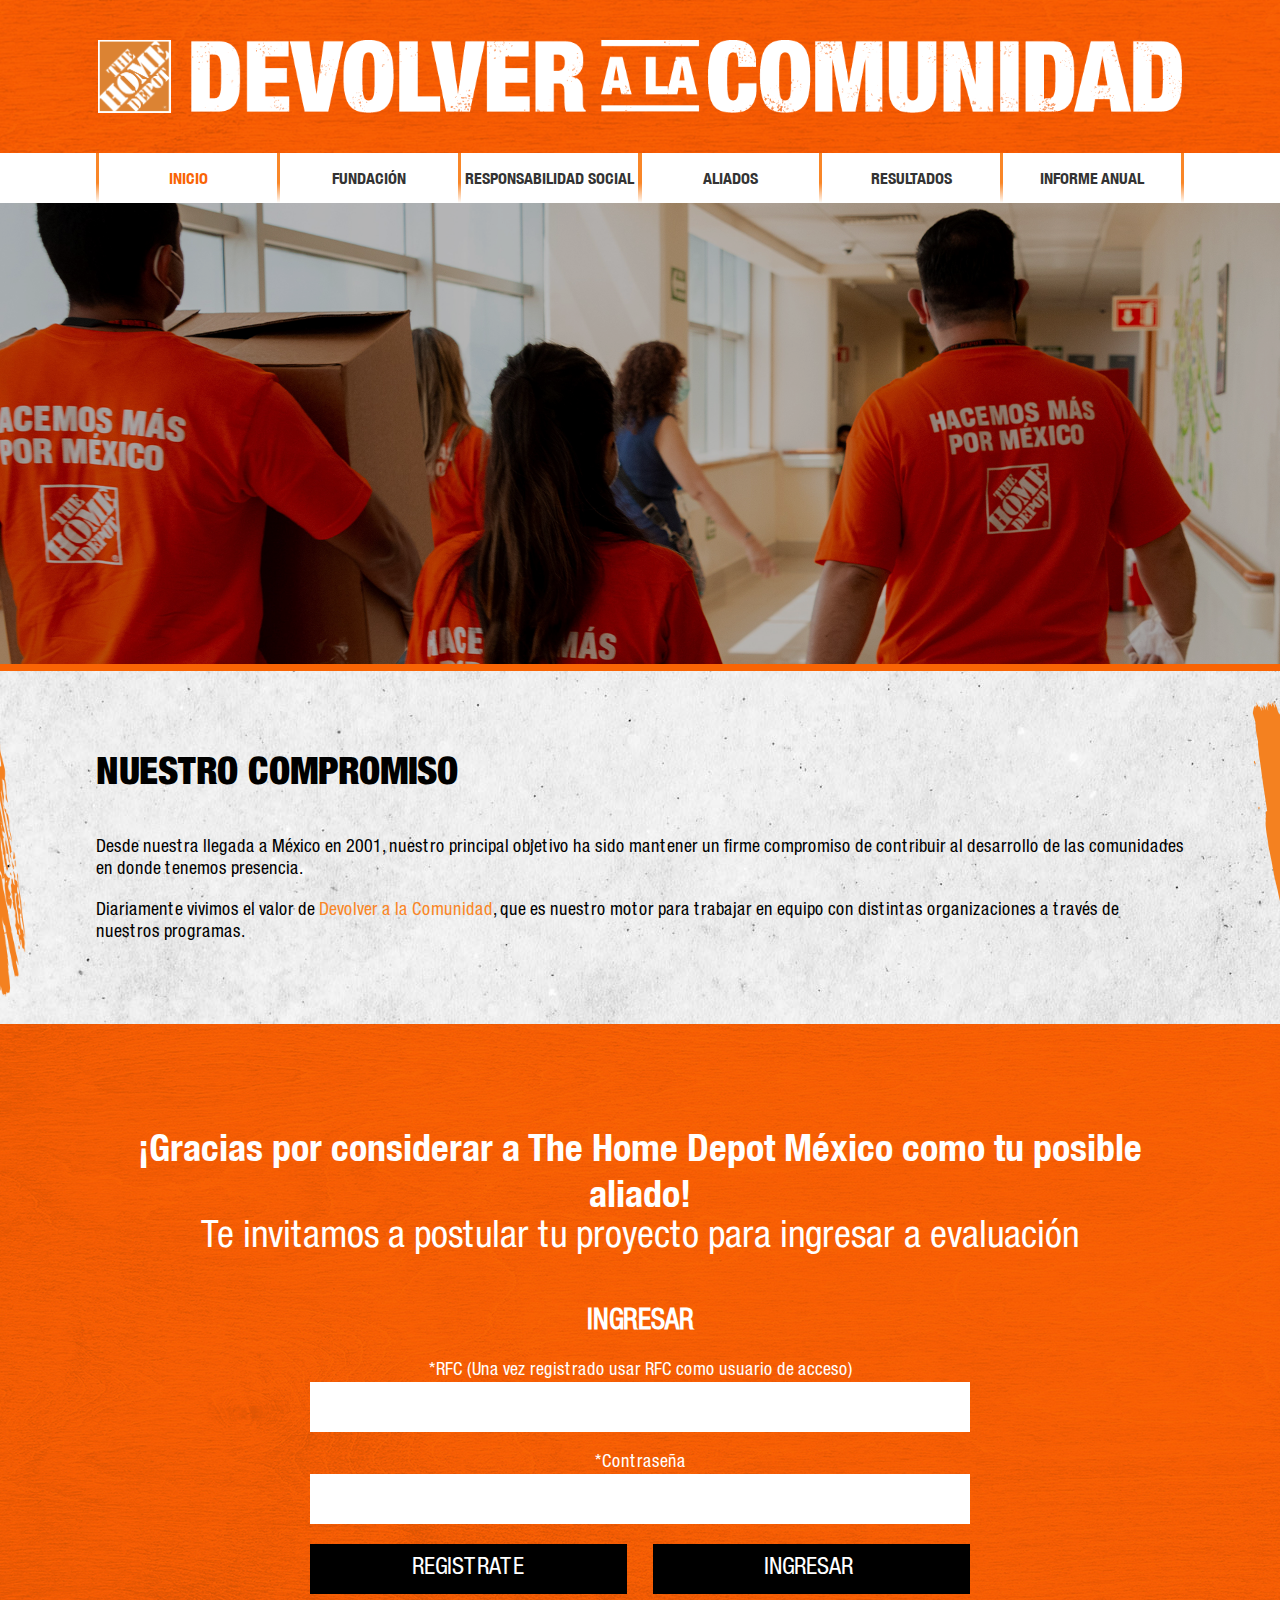
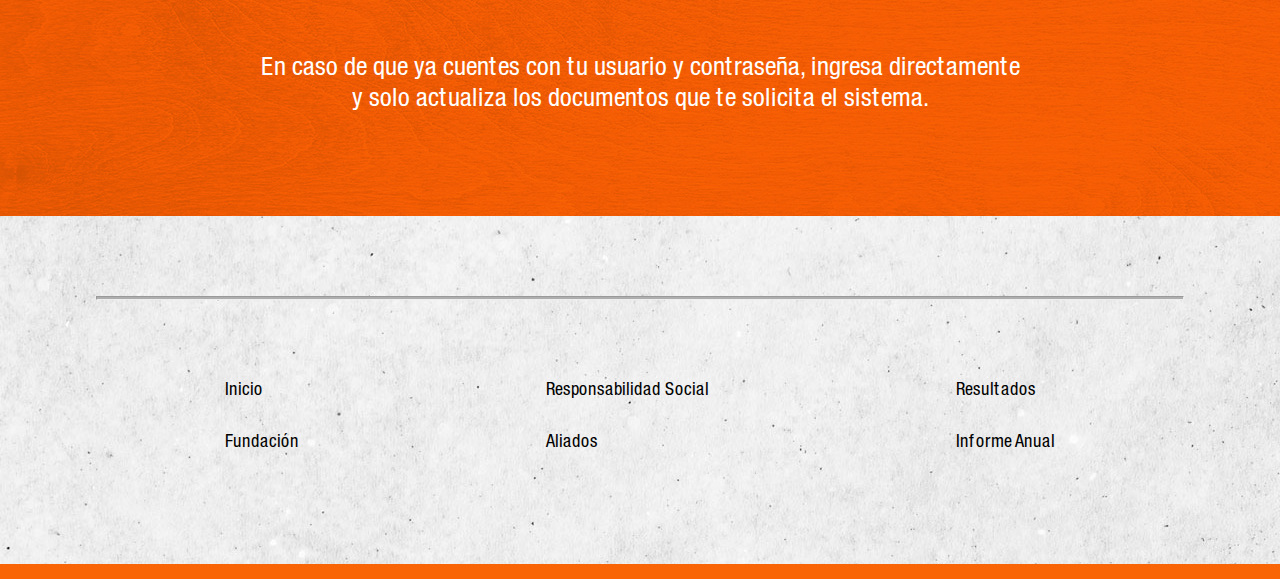
<file: index.html>
<!DOCTYPE html>
<html lang="es-MX">
<head>
  <meta charset="UTF-8">
  <meta name="viewport" content="width=device-width, initial-scale=1.0">
  <link rel="stylesheet" href="css/home.css">

  <link rel="stylesheet" href="css/owl.carousel.min.css">
  <link rel="stylesheet" href="css/owl.theme.default.min.css">
  <title>Inicio - Devolver a la comunidad</title>
</head>

<body>

  <header>
    <div class="container">
      <img src="img/thd-logo.jpg" alt="" class="thd-logo">
      <img src="img/logo.svg" alt="" class="logo">
    </div>
  </header>
  <nav>
    <div class="burguer">
      <span></span>
      <span></span>
    </div>
    <div class="container">

      <ul class="menu">
        <li class="current"><a href="index.html">Inicio</a></li>
        <li><a href="fundacion.html">Fundación</a></li>
        <li><a href="responsabilidadsocial.html">Responsabilidad social</a></li>
        <li><a href="aliados.html">Aliados</a></li>
        <li><a href="resultados.html">Resultados</a></li>
        <li><a href="informeanual.html">Informe anual</a></li>
      </ul>
    </div>
  </nav>

  <!-- Slider -->
  <div class="owl-carousel owl-theme home-carousel">
    <div class="item">
      <img src="img/slider-img-1.jpg" alt="">
    </div>
    <div class="item">
      <img src="img/slider-img-1.jpg" alt="">
    </div>
    <div class="item">
      <img src="img/slider-img-1.jpg" alt="">
    </div>
  </div><!-- Slider -->

  <div class="contanedor-compromiso">
    <img class="dec-pintura" src="img/pintura4-dec.png" alt="">
    <img class="dec-pintura-izq" src="img/pintura2-dec.png" alt="">

    <div class="container compromiso">
      <h2 class="title">
        NUESTRO COMPROMISO
      </h2>
      <p>
        Desde nuestra llegada a México en 2001, nuestro principal objetivo ha sido mantener un firme compromiso de contribuir al desarrollo de las comunidades
        en donde tenemos presencia.
      </p>
      <br>
      <p>
        Diariamente vivimos el valor de <span style="color: #f98627;">Devolver a la Comunidad</span>, que es nuestro motor para trabajar en equipo con distintas organizaciones a través de nuestros programas.
      </p>
    </div>

  </div>


  <div class="form-cont">
    <div class="container">
      <div class="title">
        ¡Gracias por considerar a The Home Depot México como tu posible aliado!
      </div>
      <p class="subtitle">
        Te invitamos a postular tu proyecto para ingresar a evaluación
      </p>

      <!-- Formulario -->
      <section class="custom-login">
        <div id="divIngresar ">
          <div class="panel-heading ">
            <div class="panel-title"><strong>INGRESAR </strong></div>
          </div>

          <div class="panel-body ">
            <form data-toggle="validator " role="form " name="formaLogin " id="formaLogin " method="GET ">

              <div class="form-group">
                <label for="txtrfc " class="control-label " id="lblrfc ">*RFC (Una vez registrado usar RFC como usuario de acceso)</label>
                <input type="text " id="txtrfc " name="rfcLog " class="form-control " data-error="Campo obligatorio. " required />
                <div class="help-block with-errors "></div>
              </div>

              <div class="form-group ">
                <label for="txtContrasenia " id="lblContrasenia " class="control-label ">*Contraseña</label>
                <input type="password " id="txtContrasenia " name="contraseniaLog " class="form-control " data-error="Campo obligatorio. " required />
                <div class="help-block with-errors "></div>
              </div>

              <div class="button-group">
                <button id="btnRegistrar " class="btn btn-warning btn-md " onclick="registrar();return false; ">Registrate</button>

                <input type="submit " id="btnIngresar " value="Ingresar " class="btn btn-primary " onclick="ValidacionPassword(); return false; " />
              </div>
            </form>

          </div>

          <p class="form-sub-text">
            En caso de que ya cuentes con tu usuario y contraseña, ingresa directamente <br>y solo actualiza los documentos que te solicita el sistema.
          </p>
        </div>
      </section>
      <!-- Formulario -->

    </div>
  </div>


  <footer>
    <div class="container">
      <hr>
      <div class="grid">
        <div class="column">
          <a href="index.html">Inicio</a>
          <a href="fundacion.html">Fundación</a>
        </div>
        <div class="column">
          <a href="responsabilidadsocial.html">Responsabilidad Social</a>
          <a href="aliados.html">Aliados</a>
        </div>
        <div class="column">
          <a href="resultados.html">Resultados</a>
          <a href="informeanual.html">Informe Anual</a>
        </div>
      </div>
    </div>
  </footer>

  <script src="js/jquery.js"></script>
  <script src="js/thd.js"></script>
  <script src="js/owl.carousel.min.js"></script>
  <script>
    $('.owl-carousel').owlCarousel({
      loop: true,
      margin: 10,
      nav: false,
      dots: false,
      items: 1

    });
  </script>
</body>
</html>
</file>
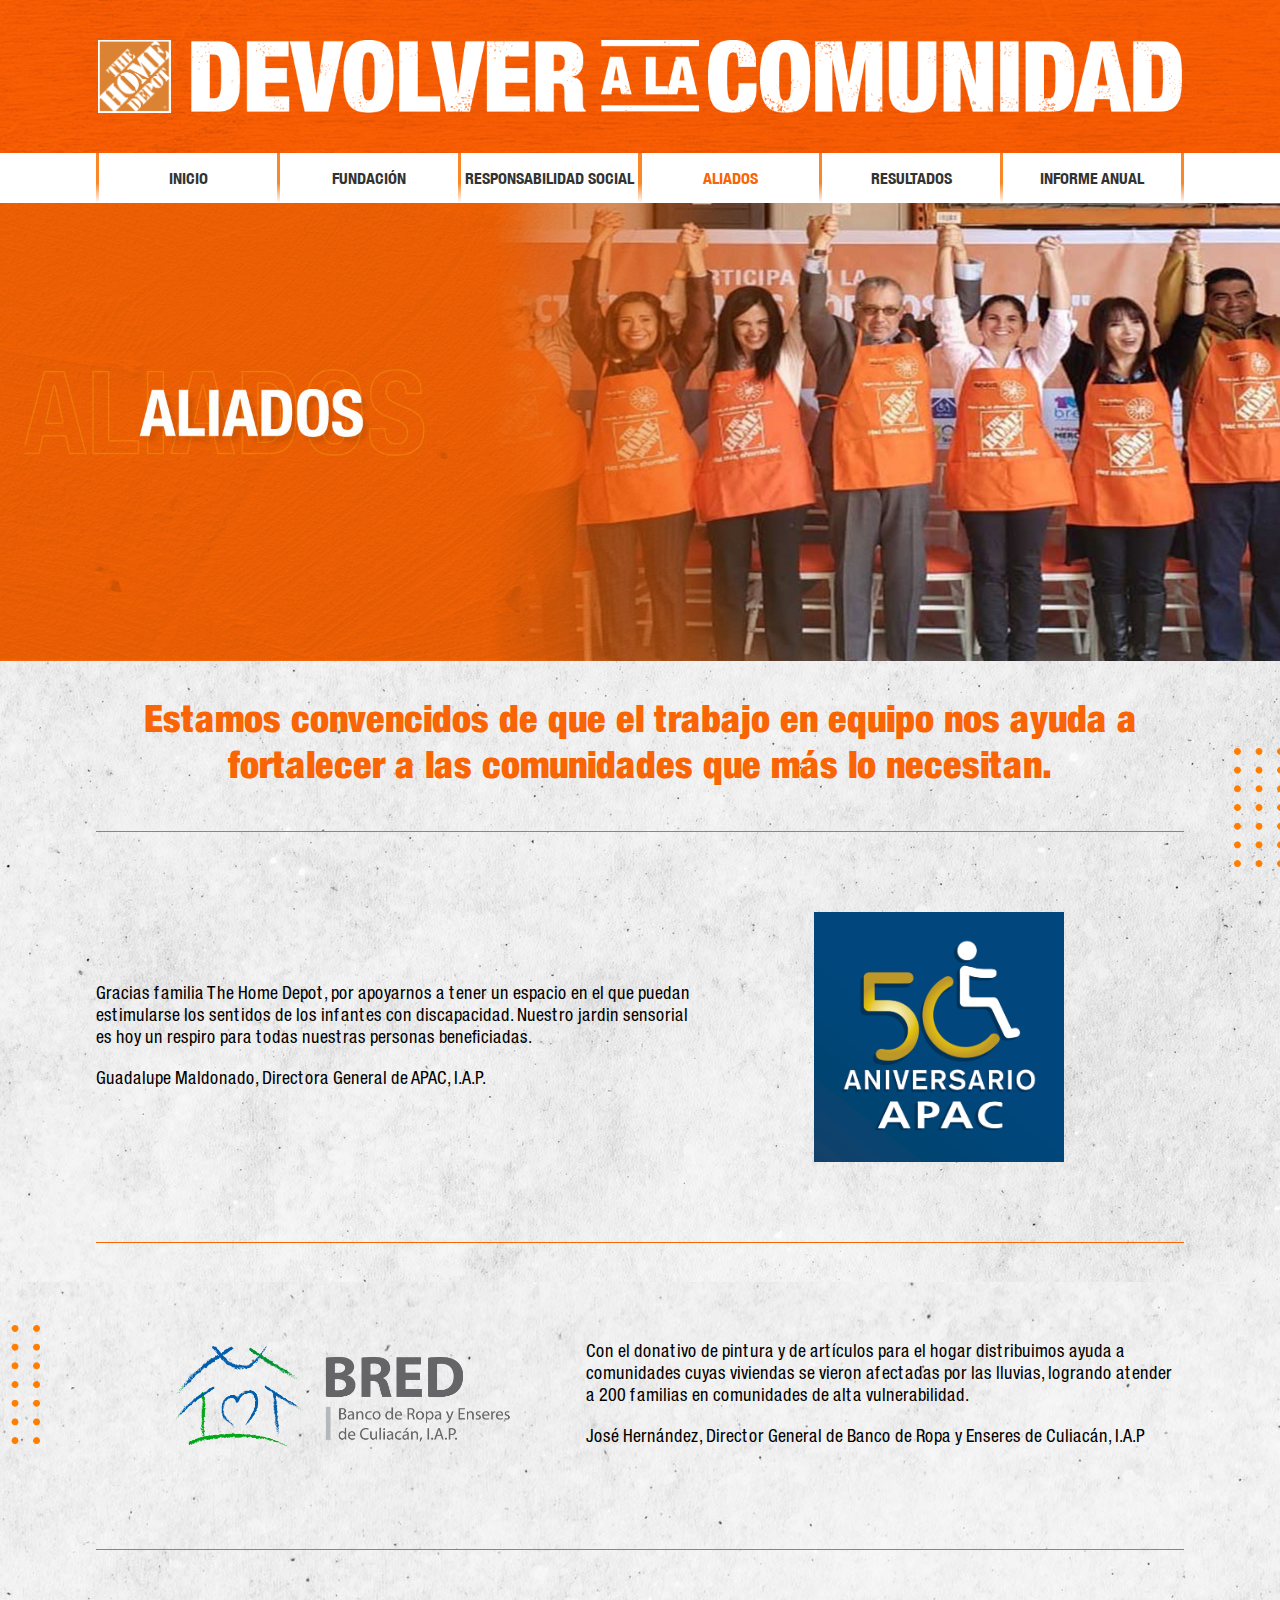
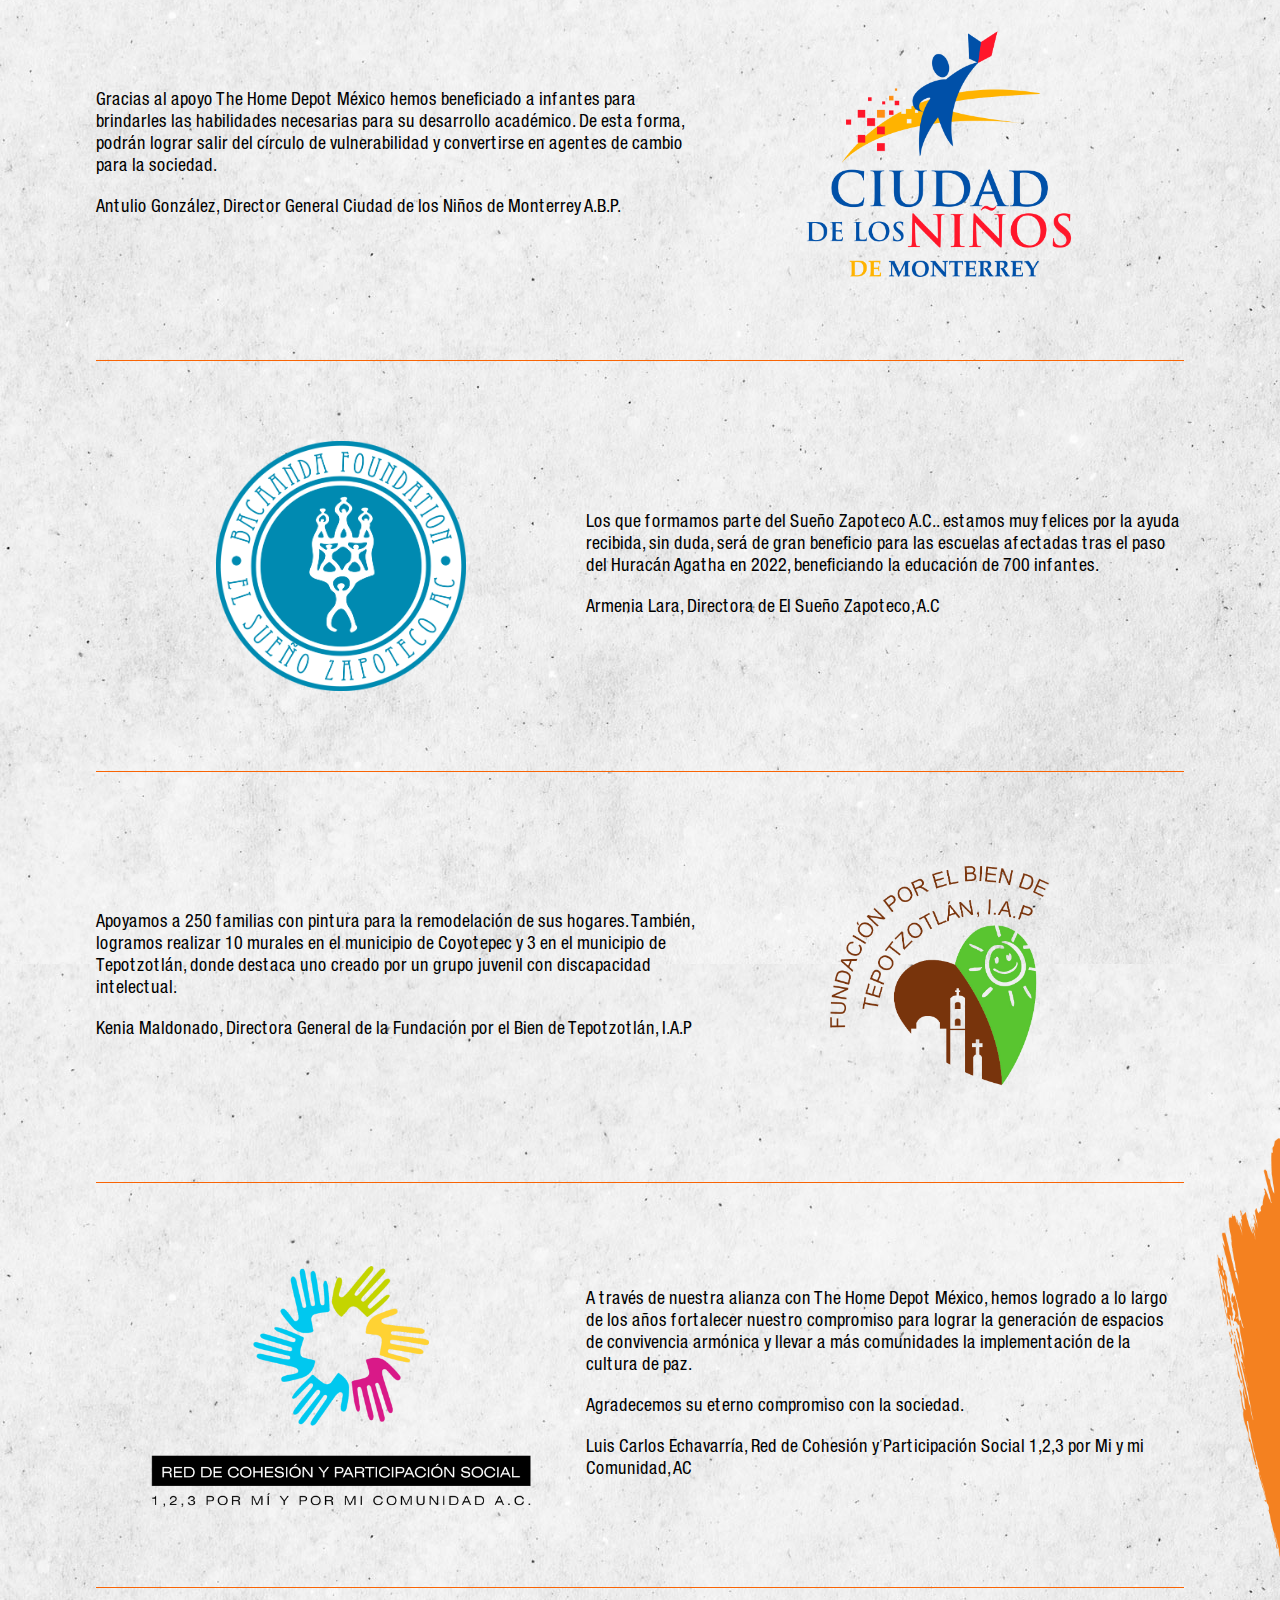
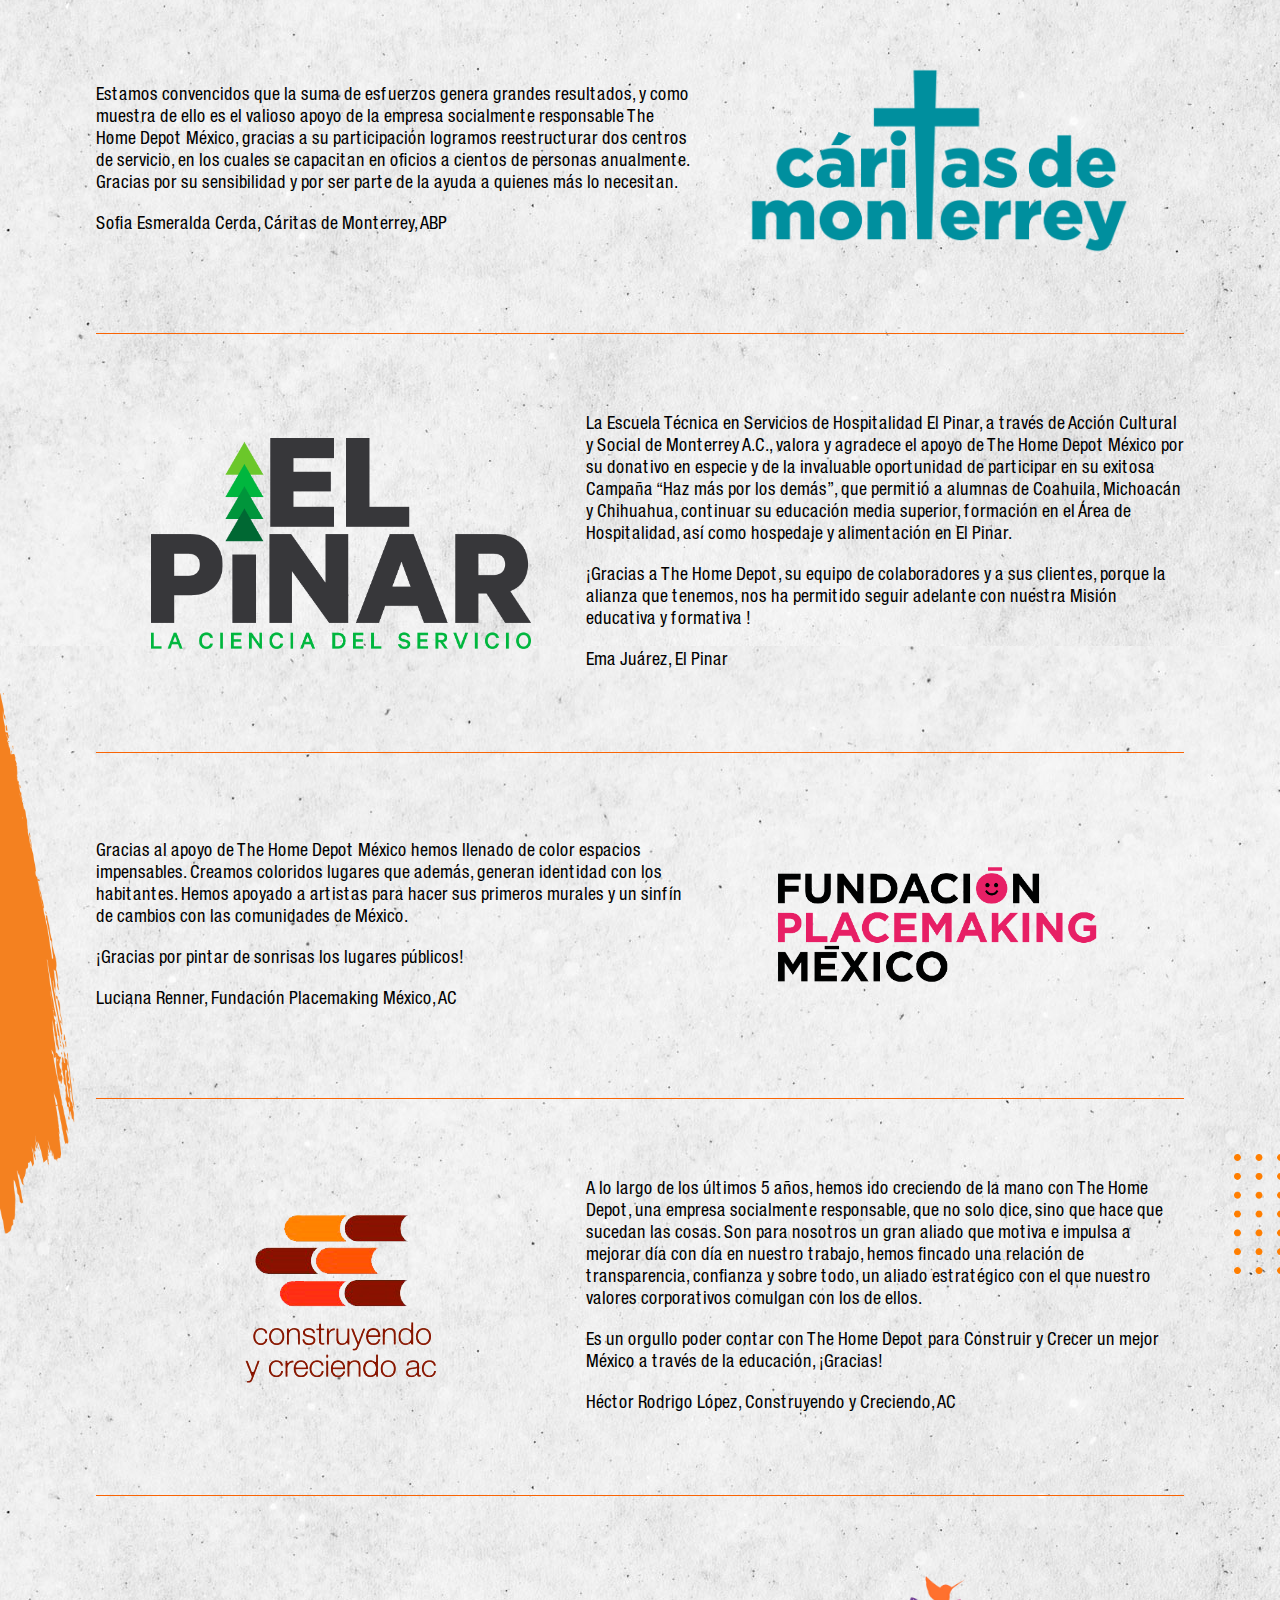
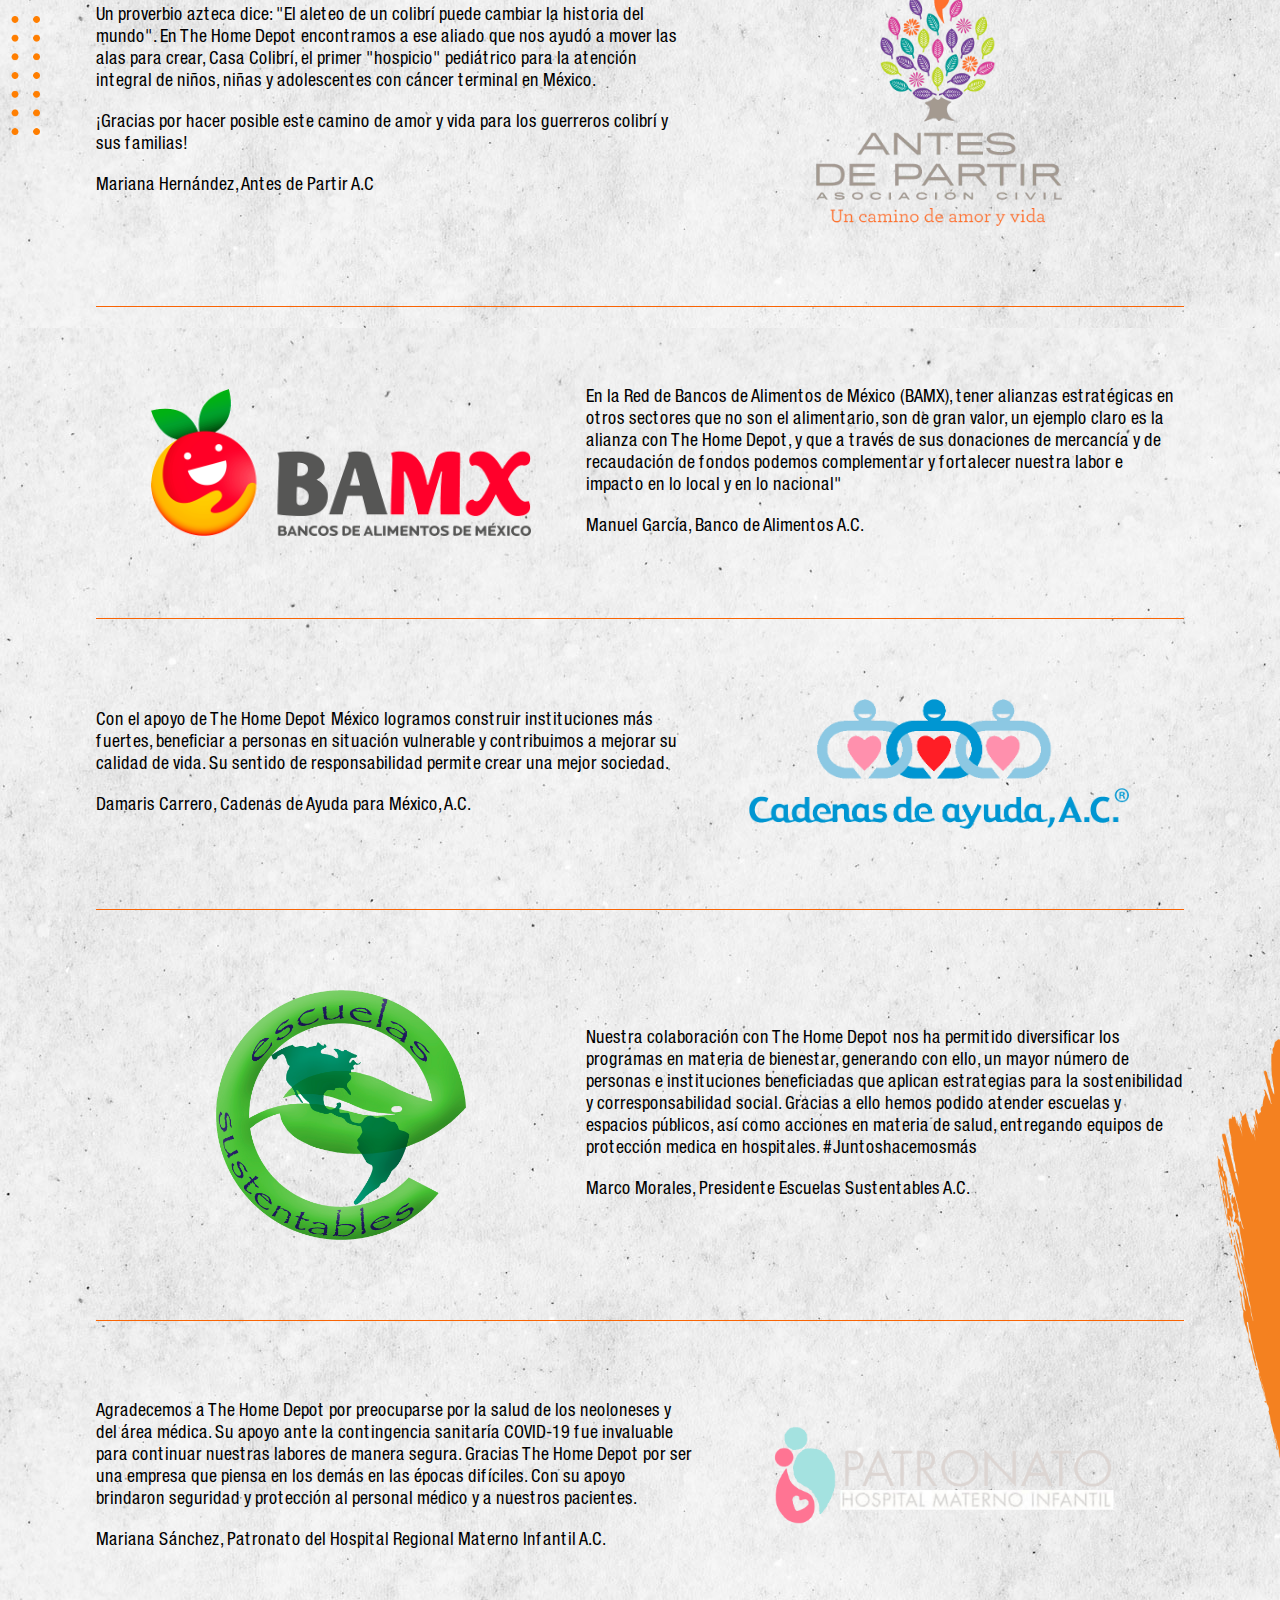
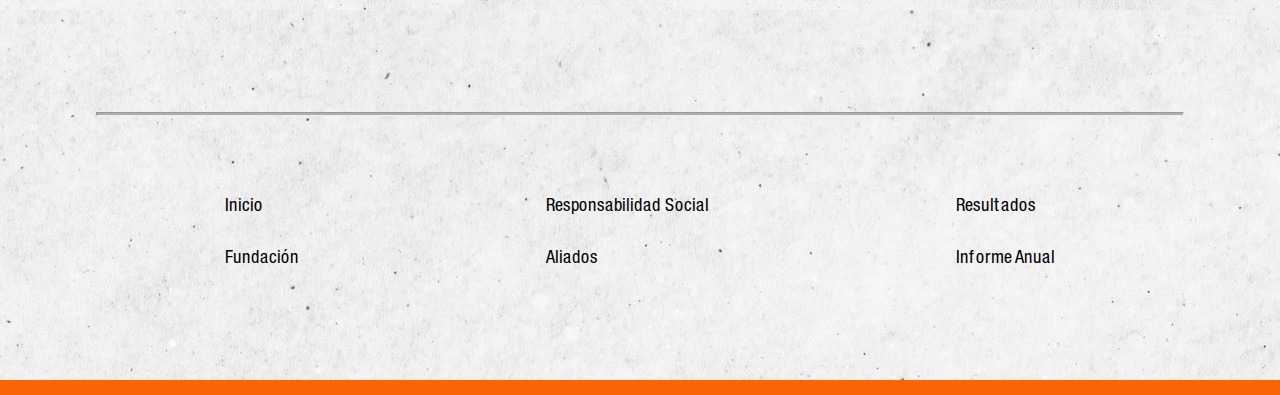
<file: aliados.html>
<!DOCTYPE html>
<html lang="es-MX">
<head>
  <meta charset="UTF-8">
  <meta name="viewport" content="width=device-width, initial-scale=1.0">

  <link rel="stylesheet" href="css/owl.carousel.min.css">
  <link rel="stylesheet" href="css/owl.theme.default.min.css">
  <link rel="stylesheet" href="css/aliados.css">
  <title>Aliados - Devolver a la comunidad</title>
</head>

<body>

  <header>
    <div class="container">
      <img src="img/thd-logo.jpg" alt="" class="thd-logo">
      <img src="img/logo.svg" alt="" class="logo">
    </div>
  </header>
  <nav>
    <div class="burguer">
      <span></span>
      <span></span>
    </div>
    <div class="container">

      <ul class="menu">
        <li><a href="index.html">Inicio</a></li>
        <li><a href="fundacion.html">Fundación</a></li>
        <li><a href="responsabilidadsocial.html">Responsabilidad social</a></li>
        <li class="current"><a href="aliados.html">Aliados</a></li>
        <li><a href="resultados.html">Resultados</a></li>
        <li><a href="informeanual.html">Informe anual</a></li>
      </ul>
    </div>
  </nav>


  <div class="banner-cont">
    <img src="img/aliados-banner.jpg" alt="">
  </div>

  <div class="contenedor-global-aliados">

    <img class="dec-circulos" src="img/circulos-dec.png" alt="">
    <img class="dec-circulos-izq" src="img/circulos-dec.png" alt="">
    <img class="dec-pintura" src="img/pintura-dec.png" alt="">
    <img class="dec-pintura2" src="img/pintura-dec.png" alt="">
    <img class="dec-circulos2" src="img/circulos-dec.png" alt="">
    <img class="dec-pintura-izq" src="img/pintura2-dec.png" alt="">
    <img class="dec-circulos-izq2" src="img/circulos-dec.png" alt="">

    <div class="container">
      <br><br>
      <div class="title">
        Estamos convencidos de que el trabajo en equipo nos ayuda a fortalecer a las comunidades que más lo necesitan.
      </div>
    </div>

    <div class="item">
      <div class="container">
        <hr>
      </div>
      <div class="container grid">
        <div class="column">
          <p>
            Gracias familia The Home Depot, por apoyarnos a tener un espacio en el que puedan estimularse los sentidos de los infantes con discapacidad. Nuestro jardin sensorial es hoy un respiro para todas nuestras personas beneficiadas.
          </p>
          <br>
          <p>
            Guadalupe Maldonado, Directora General de APAC, I.A.P.
          </p>
        </div>
        <div class="column">
          <img src="img/12-Logo50-aniversario-APAC.jpg" alt="">
        </div>
      </div>
    </div>


    <div class="item alt">
      <div class="container">
        <hr>
      </div>
      <div class="container grid">
        <div class="column">
          <p>
            Con el donativo de pintura y de artículos para el hogar distribuimos ayuda a comunidades
            cuyas viviendas se vieron afectadas por las lluvias, logrando atender a 200 familias en comunidades de alta vulnerabilidad.
          </p>
          <br>
          <p>

            José Hernández, Director General de Banco de Ropa y Enseres de Culiacán, I.A.P
          </p>
        </div>
        <div class="column">
          <img src="img/Logotipo-BRED.png" alt="">
        </div>
      </div>
    </div>


    <div class="item">
      <div class="container">
        <hr>
      </div>
      <div class="container grid">
        <div class="column">
          <p>
            Gracias al apoyo The Home Depot México hemos beneficiado a infantes para brindarles las habilidades necesarias para su desarrollo académico. De esta forma, podrán lograr salir del círculo de vulnerabilidad y convertirse en agentes de cambio para la sociedad.
          </p>
          <br>
          <p>
            Antulio González, Director General Ciudad de los Niños de Monterrey A.B.P.
          </p>
        </div>
        <div class="column">
          <img src="img/Logo-CDNM.png" alt="">
        </div>
      </div>
    </div>


    <div class="item alt">
      <div class="container">
        <hr>
      </div>
      <div class="container grid">
        <div class="column">
          <p>
            Los que formamos parte del Sueño Zapoteco A.C.. estamos muy felices por la ayuda recibida, sin duda, será de gran beneficio para las escuelas afectadas tras el paso del Huracán Agatha en 2022, beneficiando la educación de 700 infantes.
          </p>
          <br>
          <p>
            Armenia Lara, Directora de El Sueño Zapoteco, A.C
          </p>
        </div>
        <div class="column">
          <img src="img/Logo-Zapoteco.png" alt="">
        </div>
      </div>
    </div>

    <div class="item">
      <div class="container">
        <hr>
      </div>
      <div class="container grid">
        <div class="column">
          <p>
            Apoyamos a 250 familias con pintura para la remodelación de sus hogares. También, logramos realizar 10 murales en el municipio de Coyotepec y 3 en el municipio de Tepotzotlán, donde destaca uno creado por un grupo juvenil con discapacidad intelectual.
          </p>
          <br>
          <p>
            Kenia Maldonado, Directora General de la Fundación por el Bien de Tepotzotlán, I.A.P
          </p>
        </div>
        <div class="column">
          <img src="img/Logo_Fundacion-por-el-bien-de-Tepotzotl.png" alt="">
        </div>
      </div>
    </div>

    <div class="item alt">
      <div class="container">
        <hr>
      </div>
      <div class="container grid">
        <div class="column">
          <p>
            A través de nuestra alianza con The Home Depot México, hemos logrado a lo largo de los años fortalecer nuestro compromiso para lograr la generación de espacios de convivencia armónica y llevar a más comunidades la implementación de la cultura de paz.
          </p>
          <br>
          <p>
            Agradecemos su eterno compromiso con la sociedad.
          </p>
          <br>
          <p>
            Luis Carlos Echavarría, Red de Cohesión y Participación Social 1,2,3 por Mi y mi Comunidad, AC
          </p>
        </div>
        <div class="column">
          <img src="img/LogoREDtransp.png" alt="">
        </div>
      </div>
    </div>

    <div class="item ">
      <div class="container">
        <hr>
      </div>
      <div class="container grid">
        <div class="column">
          <p>
            Estamos convencidos que la suma de esfuerzos genera grandes resultados, y como muestra de ello es el valioso apoyo de la empresa socialmente responsable The Home Depot México, gracias a su participación logramos reestructurar dos centros de servicio, en los cuales se capacitan en oficios a cientos de personas anualmente. Gracias por su sensibilidad y por ser parte de la ayuda a quienes más lo necesitan.
          </p>
          <br>
          <p>
            Sofia Esmeralda Cerda, Cáritas de Monterrey, ABP
          </p>
        </div>
        <div class="column">
          <img src="img/Logo_Caritas_de_Monterrey.png" alt="">
        </div>
      </div>
    </div>

    <div class="item alt">
      <div class="container">
        <hr>
      </div>
      <div class="container grid">
        <div class="column">
          <p>
            La Escuela Técnica en Servicios de Hospitalidad El Pinar, a través de Acción Cultural y Social de Monterrey A.C., valora y agradece el apoyo de The Home Depot México por su donativo en especie y de la invaluable oportunidad de participar en su exitosa Campaña “Haz más por los demás”, que permitió a alumnas de Coahuila, Michoacán y Chihuahua, continuar su educación media superior, formación en el Área de Hospitalidad, así como hospedaje y alimentación en El Pinar.
          </p>
          <br>
          <p>
            ¡Gracias a The Home Depot, su equipo de colaboradores y a sus clientes, porque la alianza que tenemos, nos ha permitido seguir adelante con nuestra Misión educativa y formativa !
          </p>
          <br>
          <p>
            Ema Juárez, El Pinar
          </p>
        </div>
        <div class="column">
          <img src="img/Logo_EL_PINAR.png" alt="">
        </div>
      </div>
    </div>

    <div class="item">
      <div class="container">
        <hr>
      </div>
      <div class="container grid">
        <div class="column">
          <p>
            Gracias al apoyo de The Home Depot México hemos llenado de color espacios impensables. Creamos coloridos lugares que además, generan identidad con los habitantes. Hemos apoyado a artistas para hacer sus primeros murales y un sinfín de cambios con las comunidades de México.
          </p>
          <br>
          <p>
            ¡Gracias por pintar de sonrisas los lugares públicos!
          </p>
          <br>
          <p>
            Luciana Renner, Fundación Placemaking México, AC
          </p>
        </div>
        <div class="column">
          <img src="img/Logo_Fundacion_Placemaking_Mexico_Mesa_de_trabajo.png" alt="">
        </div>
      </div>
    </div>

    <div class="item alt">
      <div class="container">
        <hr>
      </div>
      <div class="container grid">
        <div class="column">
          <p>
            A lo largo de los últimos 5 años, hemos ido creciendo de la mano con The Home Depot, una empresa socialmente responsable, que no solo dice, sino que hace que sucedan las cosas. Son para nosotros un gran aliado que motiva e impulsa a mejorar día con día en nuestro trabajo, hemos fincado una relación de transparencia, confianza y sobre todo, un aliado estratégico con el que nuestro valores corporativos comulgan con los de ellos.
          </p>
          <br>
          <p>
            Es un orgullo poder contar con The Home Depot para Construir y Crecer un mejor México a través de la educación, ¡Gracias!
          </p>
          <br>
          <p>
            Héctor Rodrigo López, Construyendo y Creciendo, AC
          </p>
        </div>
        <div class="column">
          <img src="img/Logo_Construyendo_y_Creciendo.png" alt="">
        </div>
      </div>
    </div>

    <div class="item">
      <div class="container">
        <hr>
      </div>
      <div class="container grid">
        <div class="column">
          <p>
            Un proverbio azteca dice: "El aleteo de un colibrí puede cambiar la historia del mundo". En The Home Depot encontramos a ese aliado que nos ayudó a mover las alas para crear, Casa Colibrí, el primer "hospicio" pediátrico para la atención integral de niños, niñas y adolescentes con cáncer terminal en México.
          </p>
          <br>
          <p>
            ¡Gracias por hacer posible este camino de amor y vida para los guerreros colibrí y sus familias!
          </p>
          <br>
          <p>
            Mariana Hernández, Antes de Partir A.C
          </p>
        </div>
        <div class="column">
          <img src="img/Logo-antes-de-partir.png" alt="">
        </div>
      </div>
    </div>

    <div class="item alt">
      <div class="container">
        <hr>
      </div>
      <div class="container grid">
        <div class="column">
          <p>
            En la Red de Bancos de Alimentos de México (BAMX), tener alianzas estratégicas en otros sectores que no son el alimentario, son de gran valor, un ejemplo claro es la alianza con The Home Depot, y que a través de sus donaciones de mercancía y de recaudación de fondos podemos complementar y fortalecer nuestra labor e impacto en lo local y en lo nacional"
          </p>
          <br>
          <p>
            Manuel García, Banco de Alimentos A.C.
          </p>
        </div>
        <div class="column">
          <img src="img/logo-Digital.png" alt="">
        </div>
      </div>
    </div>


    <div class="item">
      <div class="container">
        <hr>
      </div>
      <div class="container grid">
        <div class="column">
          <p>
            Con el apoyo de The Home Depot México logramos construir instituciones más fuertes, beneficiar a personas en situación vulnerable y contribuimos a mejorar su calidad de vida. Su sentido de responsabilidad permite crear una mejor sociedad.
          </p>
          <br>
          <p>
            Damaris Carrero, Cadenas de Ayuda para México, A.C.
          </p>
        </div>
        <div class="column">
          <img src="img/Logo-Cadenas-de-Ayuda-para-Mexico.png" alt="">
        </div>
      </div>
    </div>


    <div class="item alt">
      <div class="container">
        <hr>
      </div>
      <div class="container grid">
        <div class="column">
          <p>
            Nuestra colaboración con The Home Depot nos ha permitido diversificar los programas en materia de bienestar, generando con ello, un mayor número de personas e instituciones beneficiadas que aplican estrategias para la sostenibilidad y corresponsabilidad social. Gracias a ello hemos podido atender escuelas y espacios públicos, así como acciones en materia de salud, entregando equipos de protección medica en hospitales. #Juntoshacemosmás
          </p>
          <br>
          <p>
            Marco Morales, Presidente Escuelas Sustentables A.C.
          </p>
        </div>
        <div class="column">
          <img src="img/logo-escuelas-sustentables-12-sep-2016.png" alt="">
        </div>
      </div>
    </div>


    <div class="item">
      <div class="container">
        <hr>
      </div>
      <div class="container grid">
        <div class="column">
          <p>
            Agradecemos a The Home Depot por preocuparse por la salud de los neoloneses y del área médica. Su apoyo ante la contingencia sanitaria COVID-19 fue invaluable para continuar nuestras labores de manera segura. Gracias The Home Depot por ser una empresa que piensa en los demás en las épocas difíciles. Con su apoyo brindaron seguridad y protección al personal médico y a nuestros pacientes.
          </p>
          <br>
          <p>
            Mariana Sánchez, Patronato del Hospital Regional Materno Infantil A.C.
          </p>
        </div>
        <div class="column">
          <img src="img/Logo-patronato.png" alt="">
        </div>
      </div>
    </div>

  </div>

  <footer>
    <div class="container">
      <hr>
      <div class="grid">
        <div class="column">
          <a href="index.html">Inicio</a>
          <a href="fundacion.html">Fundación</a>
        </div>
        <div class="column">
          <a href="responsabilidadsocial.html">Responsabilidad Social</a>
          <a href="aliados.html">Aliados</a>
        </div>
        <div class="column">
          <a href="resultados.html">Resultados</a>
          <a href="informeanual.html">Informe Anual</a>
        </div>
      </div>
    </div>
  </footer>
  <script src="js/jquery.js"></script>
  <script src="js/thd.js"></script>

</body>
</body>
</html>
</file>
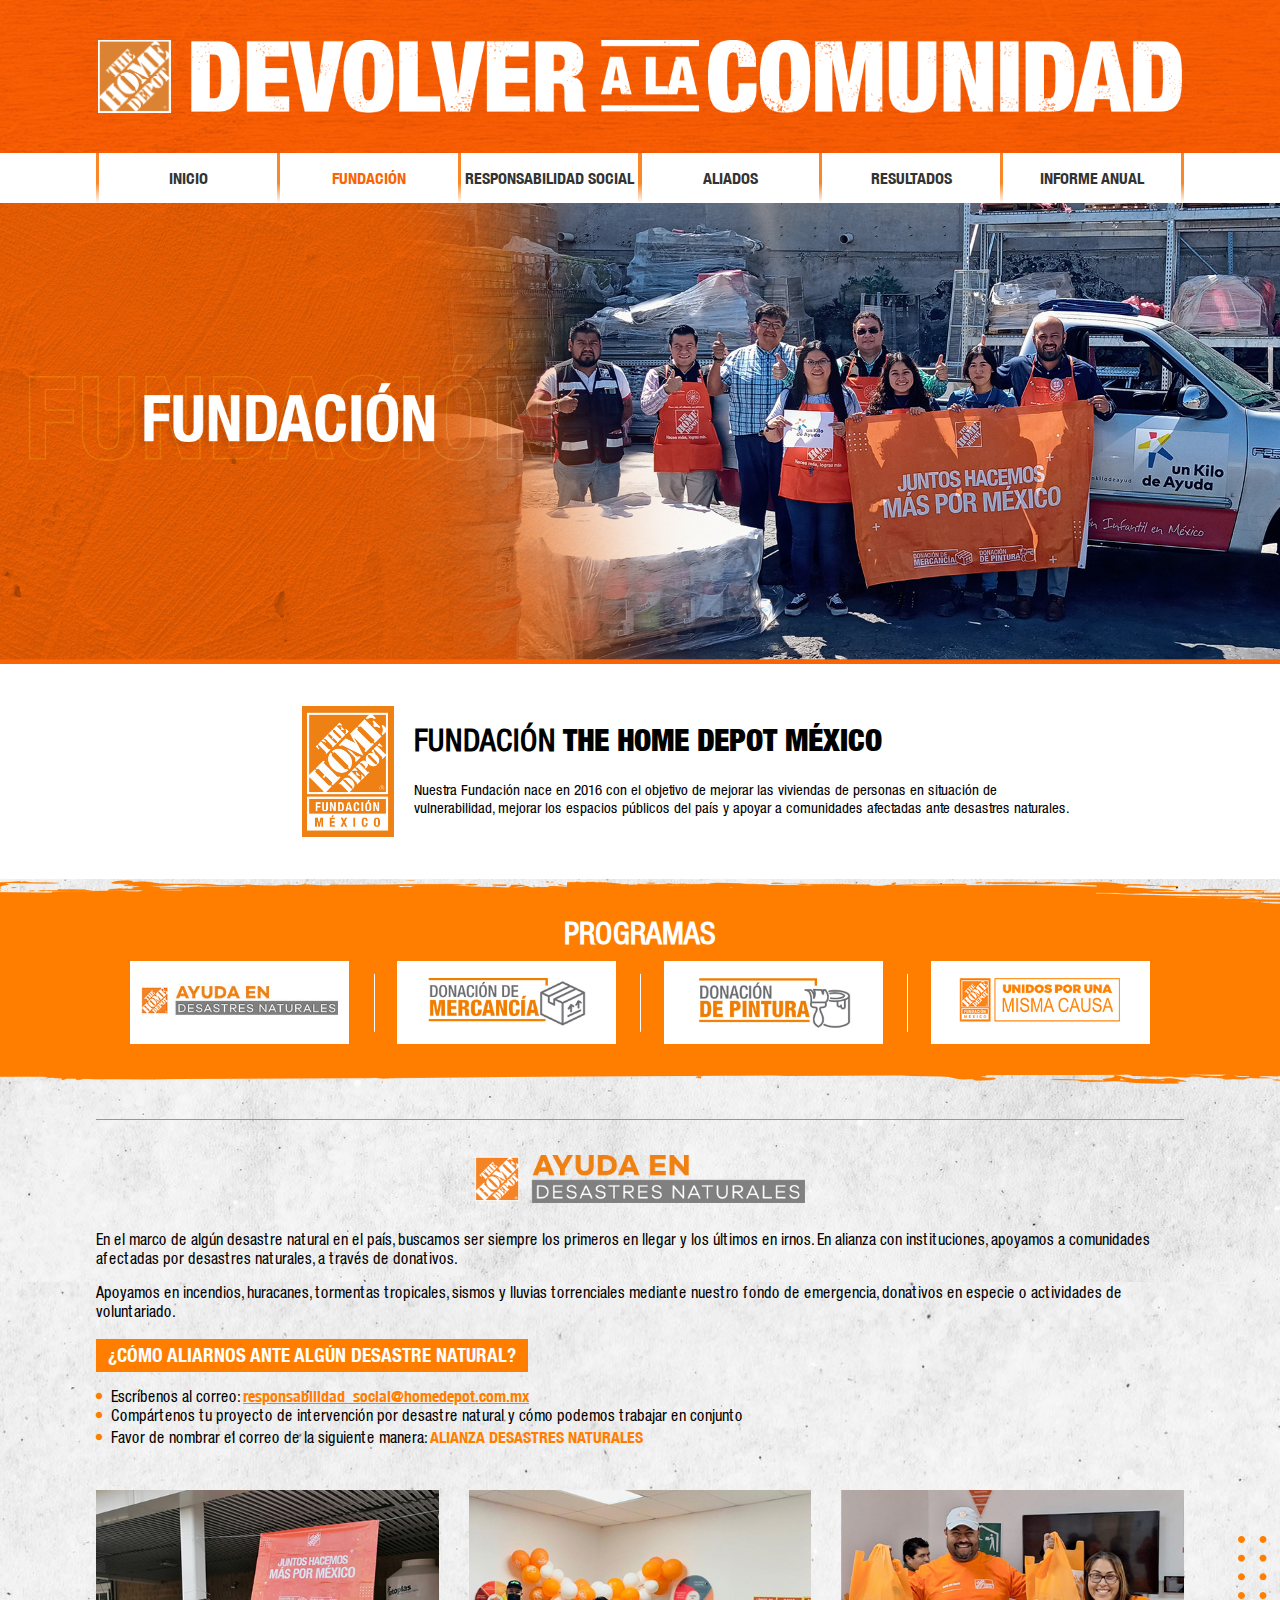
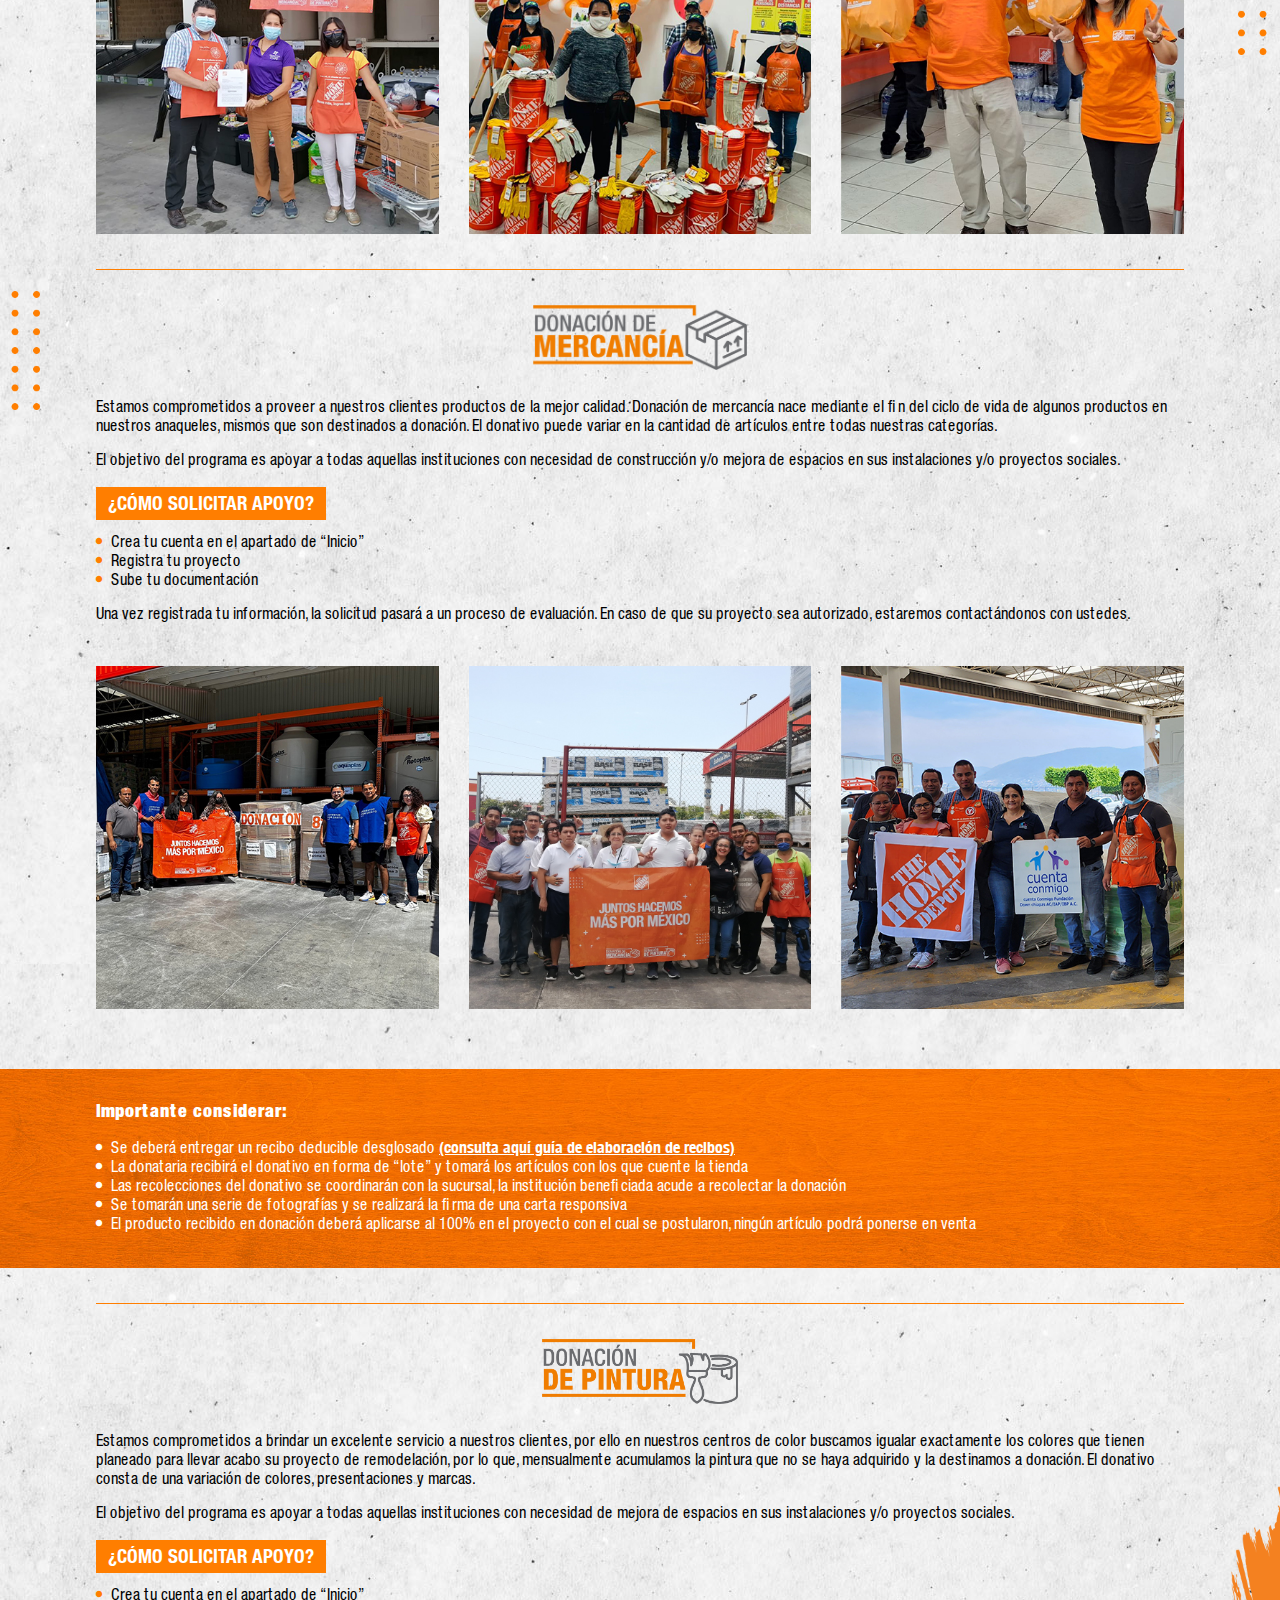
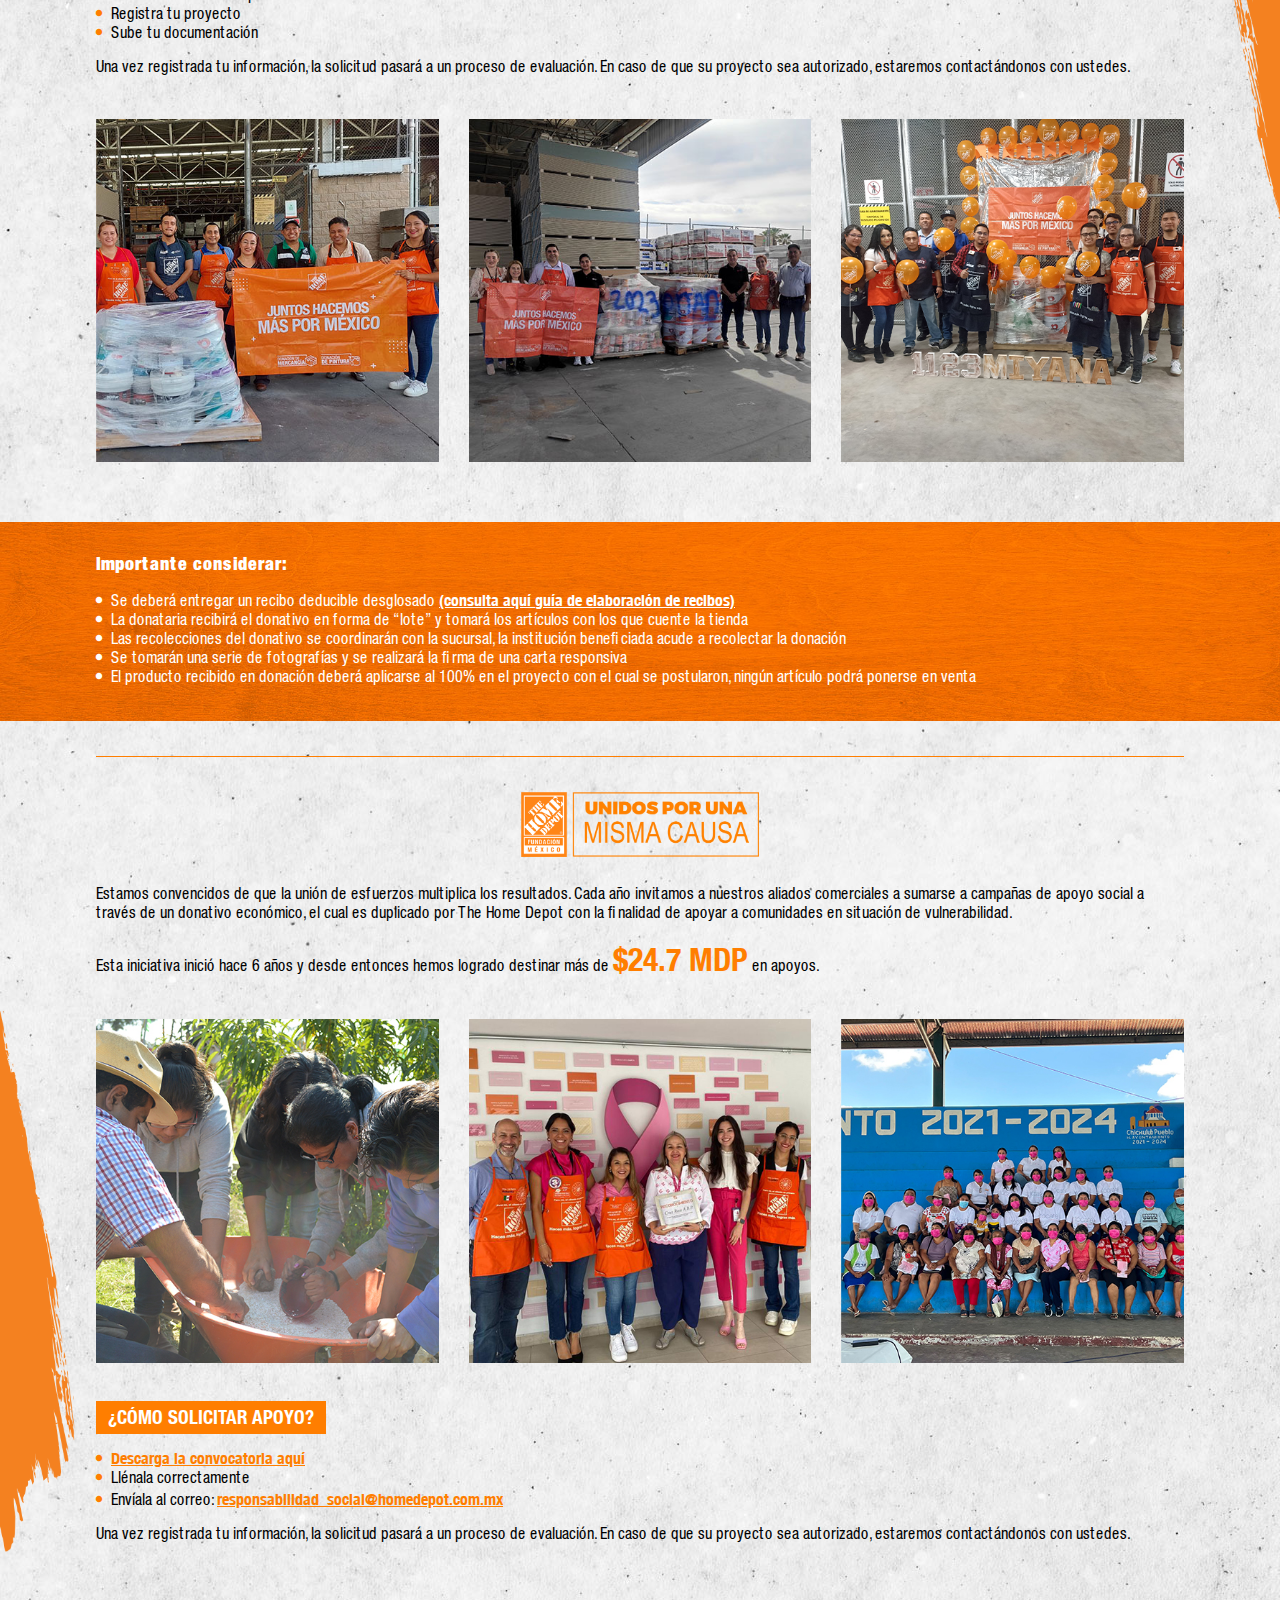
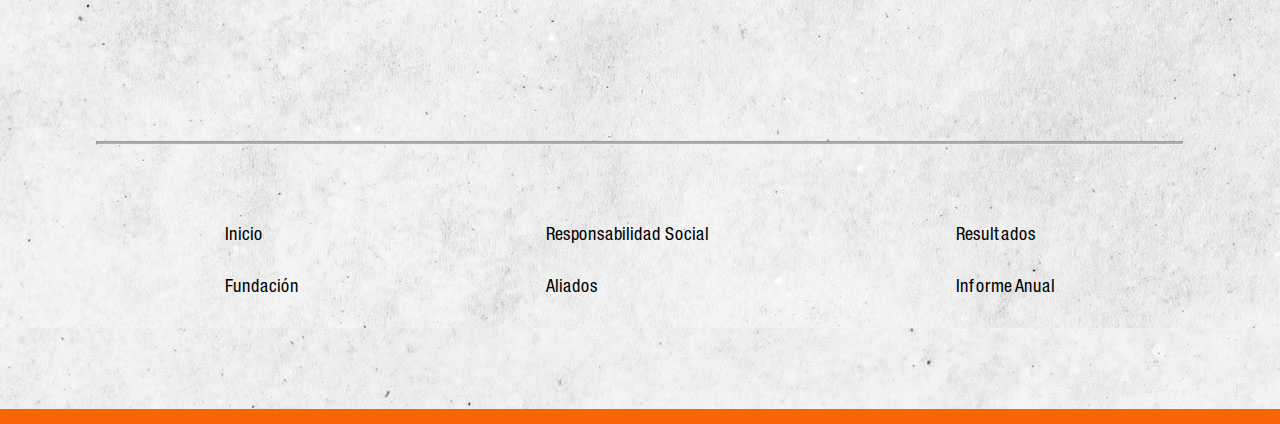
<file: fundacion.html>
<!DOCTYPE html>
<html lang="en">
<head>
    <meta charset="UTF-8">
    <meta name="viewport" content="width=device-width, initial-scale=1.0">
    <title>Fundación - Devolver a la comunidad</title>
    <link rel="stylesheet" href="css/fundacion.css">
</head>

<body>

    <header>
        <div class="container">
            <img src="img/thd-logo.jpg" alt="" class="thd-logo">
            <img src="img/logo.svg" alt="" class="logo">
        </div>
    </header>
    <nav>
        <div class="burguer">
            <span></span>
            <span></span>
        </div>
        <div class="container">

            <ul class="menu">
                <li><a href="index.html">Inicio</a></li>
                <li class="current"><a href="fundacion.html">Fundación</a></li>
                <li><a href="responsabilidadsocial.html">Responsabilidad social</a></li>
                <li><a href="aliados.html">Aliados</a></li>
                <li><a href="resultados.html">Resultados</a></li>
                <li><a href="informeanual.html">Informe anual</a></li>
            </ul>
        </div>
    </nav>

    <section class="contenedor-general-banner">
        <img src="img/banner-fundacion.jpg" alt="">
    </section>

    <section class="contenedor-general-descripcion">
        <div class="container">
            <div class="contenedor-descripcion">
                <div class="logo">
                    <img src="img/logo-fundacion.jpg" alt="">
                </div>
                <div class="desc">
                    <h2>FUNDACIÓN <span>THE HOME DEPOT MÉXICO</span></h2>
                    <p>
                        Nuestra Fundación nace en 2016 con el objetivo de mejorar las viviendas de personas en situación de vulnerabilidad,
                        mejorar los espacios públicos del país y apoyar a comunidades afectadas ante desastres naturales.
                    </p>
                </div>
            </div>
        </div>
    </section>

    <section class="contenedor-general-programas">
        <div class="container">
            <div class="contenedor-titulo">
                <h2>PROGRAMAS</h2>
            </div>
            <div class="contenedor-programas">
                <a href="#ayudaendesastresnaturales" class="programa">
                    <img src="img/programa1.jpg" alt="">
                </a>
                <a href="#donaciondemercancia" class="programa">
                    <img src="img/programa2.jpg" alt="">
                </a>
                <a href="#donaciondepintura" class="programa">
                    <img src="img/programa3.jpg" alt="">
                </a>
                <a href="#unidosporunamismacausa" class="programa">
                    <img src="img/programa4.jpg" alt="">
                </a>
            </div>
        </div>
    </section>

    <section id="ayudaendesastresnaturales" class="contenedor-general-informacion">
        <img class="dec-circulos" src="img/circulos-dec.png" alt="">
        <div class="container">
            <div class="contenedor-informacion">
                <img src="img/logo-ayuda.png" alt="">
                <p>
                    En el marco de algún desastre natural en el país, buscamos ser siempre los primeros en llegar y los últimos en irnos. En alianza con instituciones, apoyamos a comunidades
                    afectadas por desastres naturales, a través de donativos.
                </p>
                <p>
                    Apoyamos en incendios, huracanes, tormentas tropicales, sismos y lluvias torrenciales mediante nuestro fondo de emergencia, donativos en especie o actividades de voluntariado.
                </p>
                <h3>¿Cómo aliarnos ante algún desastre natural?</h3>
                <ul>
                    <li>Escríbenos al correo: <a href="mailto:responsabilidad_social@homedepot.com.mx" target="_blank">responsabilidad_social@homedepot.com.mx</a></li>
                    <li>Compártenos tu proyecto de intervención por desastre natural y cómo podemos trabajar en conjunto</li>
                    <li>Favor de nombrar el correo de la siguiente manera: <span>ALIANZA DESASTRES NATURALES</span></li>
                </ul>
                <div class="galeria">
                    <img src="img/ayudaendesastresnaturales-1.jpg" alt="">
                    <img src="img/ayudaendesastresnaturales-2.jpg" alt="">
                    <img src="img/ayudaendesastresnaturales-3.jpg" alt="">
                </div>
            </div>
        </div>
    </section>

    <section id="donaciondemercancia" class="contenedor-general-informacion">
        <img class="dec-circulos-izq" src="img/circulos-dec.png" alt="">
        <div class="container">
            <div class="contenedor-informacion">
                <img src="img/logo-donacion.png" alt="">
                <p>
                    Estamos comprometidos a proveer a nuestros clientes productos de la mejor calidad. Donación de mercancía nace mediante el fin del ciclo de vida de algunos productos
                    en nuestros anaqueles, mismos que son destinados a donación. El donativo puede variar en la cantidad de artículos entre todas nuestras categorías.
                </p>
                <p>
                    El objetivo del programa es apoyar a todas aquellas instituciones con necesidad de construcción y/o mejora de espacios en sus instalaciones y/o proyectos sociales.
                </p>
                <h3>¿Cómo solicitar apoyo?</h3>
                <ul>
                    <li>Crea tu cuenta en el apartado de “Inicio”</li>
                    <li>Registra tu proyecto</li>
                    <li>Sube tu documentación</li>
                </ul>
                <p>
                    Una vez registrada tu información, la solicitud pasará a un proceso de evaluación. En caso de que su proyecto sea autorizado, estaremos contactándonos con ustedes.
                </p>
                <div class="galeria">
                    <img src="img/donaciondemercancia-1.jpg" alt="">
                    <img src="img/donaciondemercancia-2.jpg" alt="">
                    <img src="img/donaciondemercancia-3.jpg" alt="">
                </div>
            </div>
        </div>
    </section>

    <section class="contenedor-general-importante">
        <div class="container">
            <div class="contenedor-importante">
                <p>Importante considerar: </p>
                <ul>
                    <li>Se deberá entregar un recibo deducible desglosado <a href="files/Guia recibos deducibles.jpg" download>(consulta aquí guía de elaboración de recibos)</a></li>
                    <li>La donataria recibirá el donativo en forma de “lote” y tomará los artículos con los que cuente la tienda</li>
                    <li>Las recolecciones del donativo se coordinarán con la sucursal, la institución beneficiada acude a recolectar la donación</li>
                    <li>Se tomarán una serie de fotografías y se realizará la firma de una carta responsiva</li>
                    <li>El producto recibido en donación deberá aplicarse al 100% en el proyecto con el cual se postularon, ningún artículo podrá ponerse en venta</li>
                </ul>
            </div>
        </div>
    </section>

    <section id="donaciondepintura" class="contenedor-general-informacion">
        <img class="dec-pintura" src="img/pintura-dec.png" alt="">
        <div class="container">
            <div class="contenedor-informacion">
                <img src="img/logo-pintura.png" alt="">
                <p>
                    Estamos comprometidos a brindar un excelente servicio a nuestros clientes, por ello en nuestros centros de color buscamos igualar exactamente los colores que tienen planeado
                    para llevar acabo su proyecto de remodelación, por lo que, mensualmente acumulamos la pintura que no se haya adquirido y la destinamos a donación. El donativo consta
                    de una variación de colores, presentaciones y marcas.
                </p>
                <p>
                    El objetivo del programa es apoyar a todas aquellas instituciones con necesidad de mejora de espacios en sus instalaciones y/o proyectos sociales.
                </p>
                <h3>¿Cómo solicitar apoyo?</h3>
                <ul>
                    <li>Crea tu cuenta en el apartado de “Inicio”</li>
                    <li>Registra tu proyecto</li>
                    <li>Sube tu documentación</li>
                </ul>
                <p>
                    Una vez registrada tu información, la solicitud pasará a un proceso de evaluación. En caso de que su proyecto sea autorizado, estaremos contactándonos con ustedes.
                </p>
                <div class="galeria">
                    <img src="img/donaciondepintura-1.jpg" alt="">
                    <img src="img/donaciondepintura-2.jpg" alt="">
                    <img src="img/donaciondepintura-3.jpg" alt="">
                </div>
            </div>
        </div>
    </section>

    <section class="contenedor-general-importante">
        <div class="container">
            <div class="contenedor-importante">
                <p>Importante considerar: </p>
                <ul>
                    <li>Se deberá entregar un recibo deducible desglosado <a href="files/Guia recibos deducibles.jpg" download>(consulta aquí guía de elaboración de recibos)</a></li>
                    <li>La donataria recibirá el donativo en forma de “lote” y tomará los artículos con los que cuente la tienda</li>
                    <li>Las recolecciones del donativo se coordinarán con la sucursal, la institución beneficiada acude a recolectar la donación</li>
                    <li>Se tomarán una serie de fotografías y se realizará la firma de una carta responsiva</li>
                    <li>El producto recibido en donación deberá aplicarse al 100% en el proyecto con el cual se postularon, ningún artículo podrá ponerse en venta</li>
                </ul>
            </div>
        </div>
    </section>

    <section id="unidosporunamismacausa" class="contenedor-general-informacion">
        <img class="dec-pintura-izq" src="img/pintura2-dec.png" alt="">
        <div class="container">
            <div class="contenedor-informacion">
                <img src="img/logo-unidos.png" alt="">
                <p>
                    Estamos convencidos de que la unión de esfuerzos multiplica los resultados. Cada año invitamos a nuestros aliados comerciales a sumarse a campañas de apoyo social
                    a través de un donativo económico, el cual es duplicado por The Home Depot con la finalidad de apoyar a comunidades en situación de vulnerabilidad.
                </p>
                <p>
                    Esta iniciativa inició hace 6 años y desde entonces hemos logrado destinar más de <span>$24.7 MDP</span> en apoyos.
                </p>
                <div class="galeria">
                    <img src="img/unidosporunamismacausa-1.jpg" alt="">
                    <img src="img/unidosporunamismacausa-2.jpg" alt="">
                    <img src="img/unidosporunamismacausa-3.jpg" alt="">
                </div>
                <br><br>
                <h3>¿Cómo solicitar apoyo?</h3>
                <ul>
                    <li><a download href="files/Convocatoria UXUMC.pptx" targte="_blank">Descarga la convocatoria aquí</a></li>
                    <li>Llénala correctamente</li>
                    <li>Envíala al correo: <a href="mailto:responsabilidad_social@homedepot.com.mx" target="_blank">responsabilidad_social@homedepot.com.mx</a></li>
                </ul>
                <p>
                    Una vez registrada tu información, la solicitud pasará a un proceso de evaluación. En caso de que su proyecto sea autorizado, estaremos contactándonos con ustedes.
                </p>
            </div>
        </div>
    </section>


    <footer>
        <div class="container">
            <hr>
            <div class="grid">
                <div class="column">
                    <a href="index.html">Inicio</a>
                    <a href="fundacion.html">Fundación</a>
                </div>
                <div class="column">
                    <a href="responsabilidadsocial.html">Responsabilidad Social</a>
                    <a href="aliados.html">Aliados</a>
                </div>
                <div class="column">
                    <a href="resultados.html">Resultados</a>
                    <a href="informeanual.html">Informe Anual</a>
                </div>
            </div>
        </div>
    </footer>

</body>

<script src="js/jquery.js"></script>
<script src="js/thd.js"></script>

<script>
    $(document).ready(function () {
        $('.contenedor-general-programas .contenedor-programas .programa').click(function () {
            $('html, body').animate({
                scrollTop: $($(this).attr('href')).offset().top
            }, 500);
            return false;
        });
    });
</script>

</html>
</file>
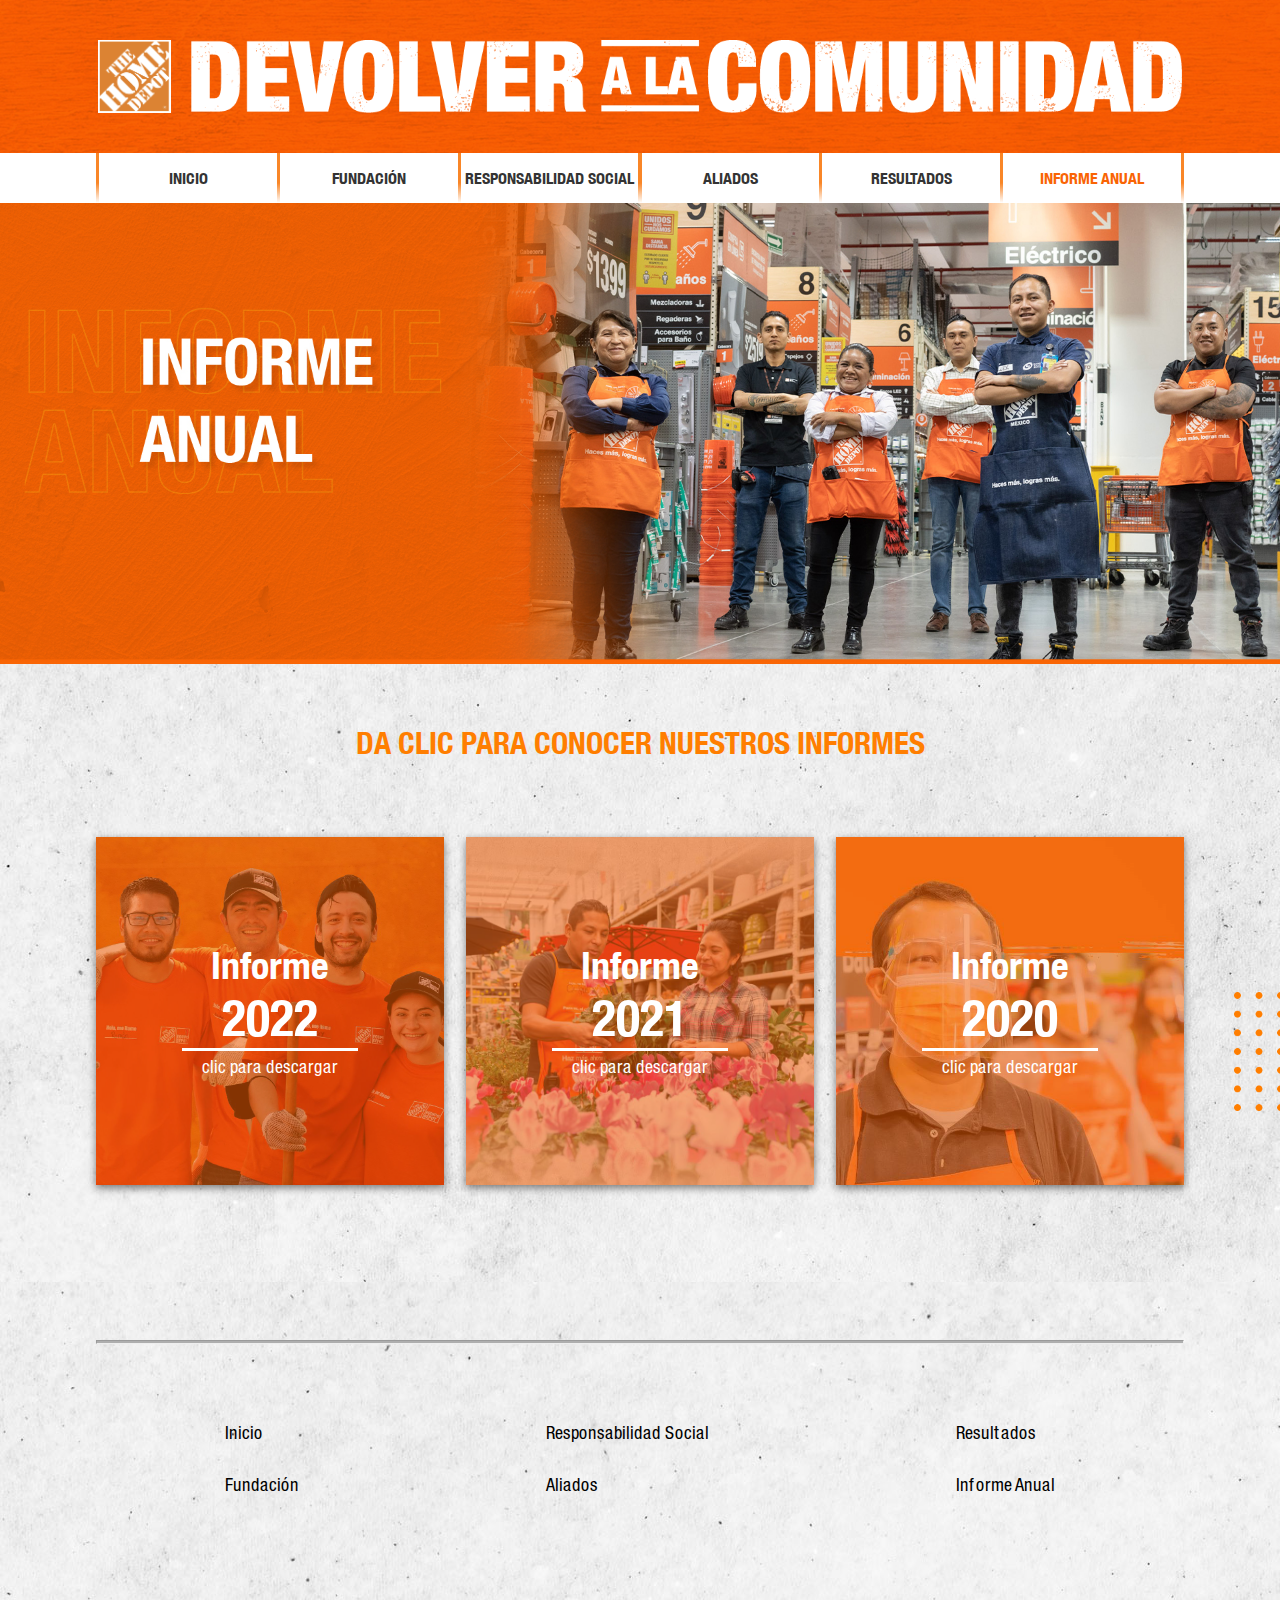
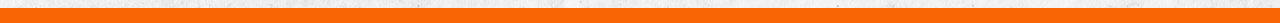
<file: informeanual.html>
<!DOCTYPE html>
<html lang="en">
<head>
    <meta charset="UTF-8">
    <meta name="viewport" content="width=device-width, initial-scale=1.0">
    <title>Informe Anual - Devolver a la comunidad</title>
    <link rel="stylesheet" href="css/informeanual.css">
</head>

<body>

    <header>
        <div class="container">
            <img src="img/thd-logo.jpg" alt="" class="thd-logo">
            <img src="img/logo.svg" alt="" class="logo">
        </div>
    </header>
    <nav>
        <div class="burguer">
            <span></span>
            <span></span>
        </div>
        <div class="container">
            <ul class="menu">
                <li><a href="index.html">Inicio</a></li>
                <li><a href="fundacion.html">Fundación</a></li>
                <li><a href="responsabilidadsocial.html">Responsabilidad social</a></li>
                <li><a href="aliados.html">Aliados</a></li>
                <li><a href="resultados.html">Resultados</a></li>
                <li class="current"><a href="informeanual.html">Informe anual</a></li>
            </ul>
        </div>
    </nav>

    <section class="contenedor-general-banner">
        <img src="img/banner-informeanual.jpg" alt="">
    </section>

    <section class="contenedor-general-informes">
        <img class="dec-circulos" src="img/circulos-dec.png" alt="">
        <div class="container">
            <div class="contenedor-titulo">
                <h2>DA CLIC PARA CONOCER NUESTROS INFORMES</h2>
            </div>
            <div class="contenedor-informes">
                <a class="cont-informe" href="files/JuntosLogramosMas_IA_THD_2022_comprimido.pdf" style="background-image: url(img/informe2022.jpg);" download>
                    <img src="img/cuadro.jpg" alt="">
                    <div class="cont-info">
                        <h2>Informe <br> <span>2022</span></h2>
                        <p>clic para descargar</p>
                    </div>
                </a>
                <a class="cont-informe" href="files/Informe 2021.pdf" style="background-image: url(img/informe2021.jpg);" download>
                    <img src="img/cuadro.jpg" alt="">
                    <div class="cont-info">
                        <h2>Informe <br> <span>2021</span></h2>
                        <p>clic para descargar</p>
                    </div>
                </a>
                <a class="cont-informe" href="files/Informe 2020.pdf" style="background-image: url(img/informe2020.jpg);" download>
                    <img src="img/cuadro.jpg" alt="">
                    <div class="cont-info">
                        <h2>Informe <br> <span>2020</span></h2>
                        <p>clic para descargar</p>
                    </div>
                </a>
            </div>
        </div>
    </section>

    <footer>
        <div class="container">
            <hr>
            <div class="grid">
                <div class="column">
                    <a href="index.html">Inicio</a>
                    <a href="fundacion.html">Fundación</a>
                </div>
                <div class="column">
                    <a href="responsabilidadsocial.html">Responsabilidad Social</a>
                    <a href="aliados.html">Aliados</a>
                </div>
                <div class="column">
                    <a href="resultados.html">Resultados</a>
                    <a href="informeanual.html">Informe Anual</a>
                </div>
            </div>
        </div>
    </footer>

    <script src="js/jquery.js"></script>
    <script src="js/thd.js"></script>

</body>
</html>
</file>
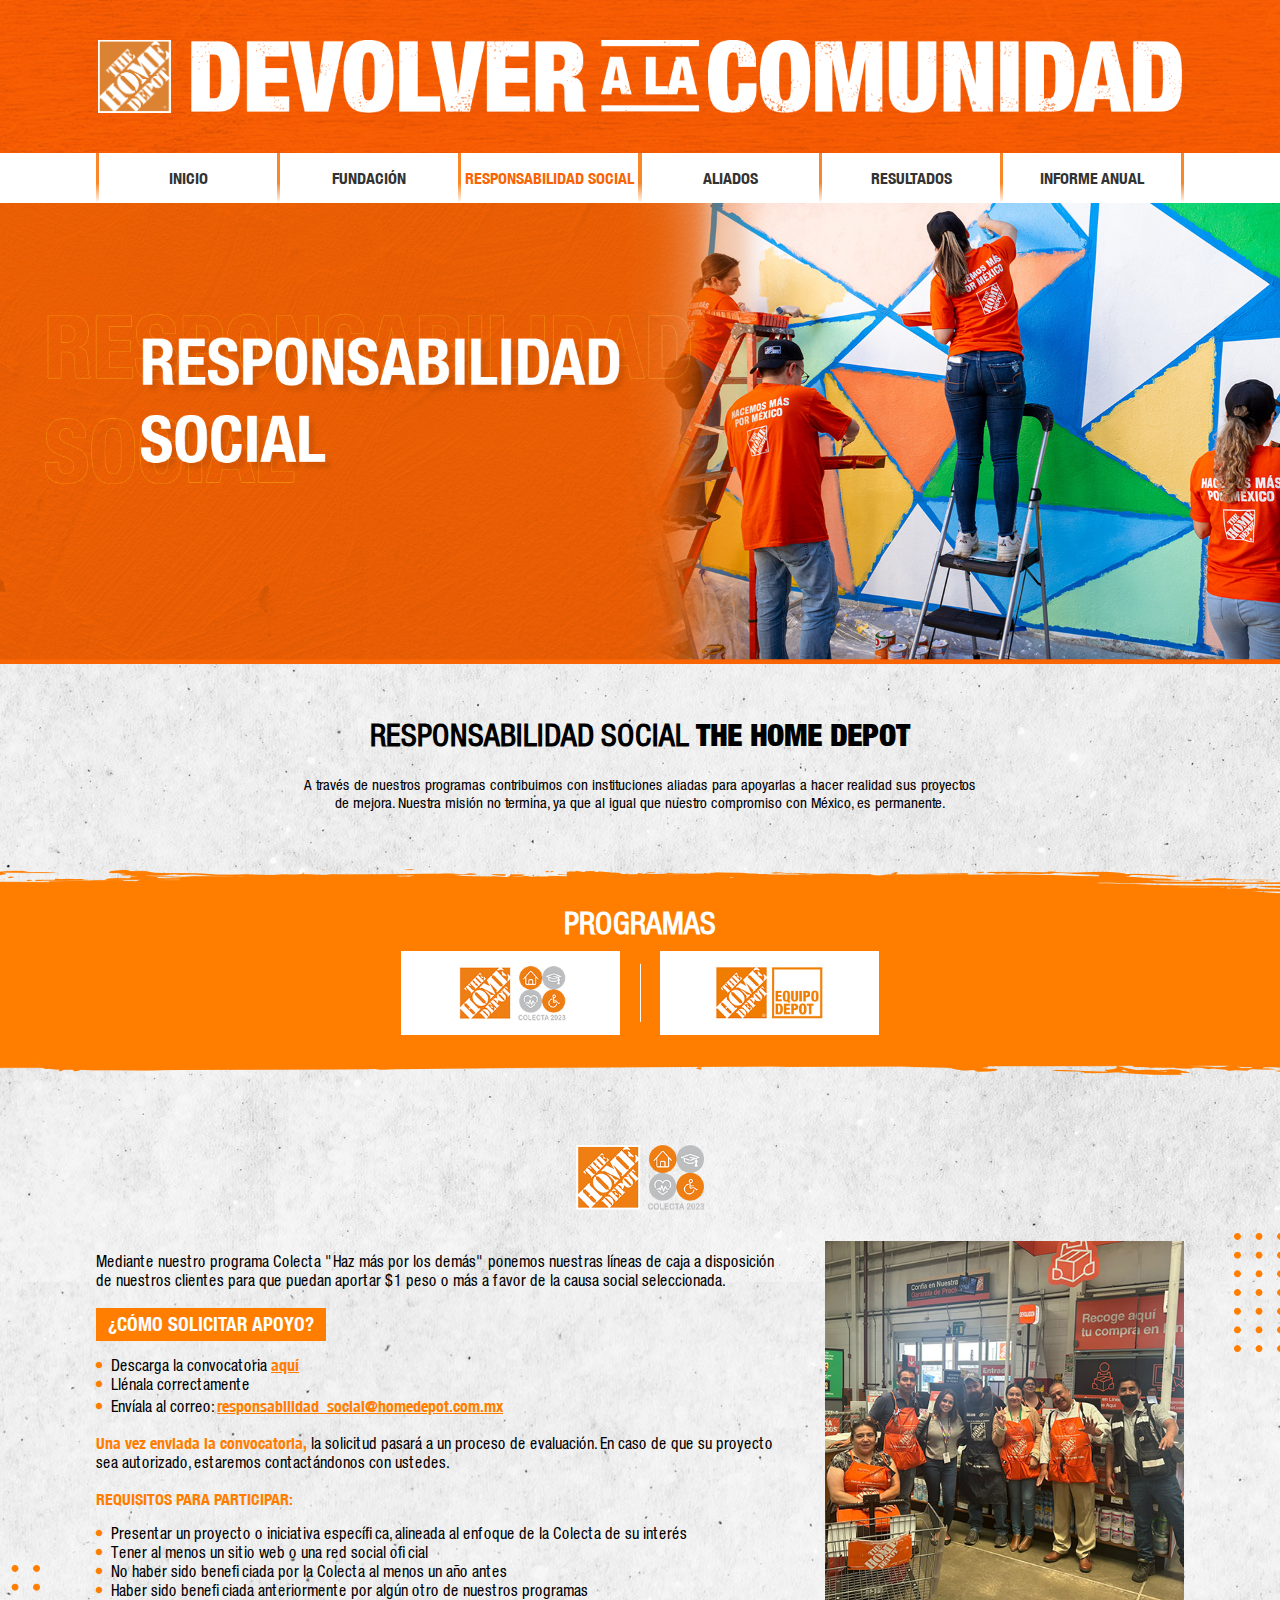
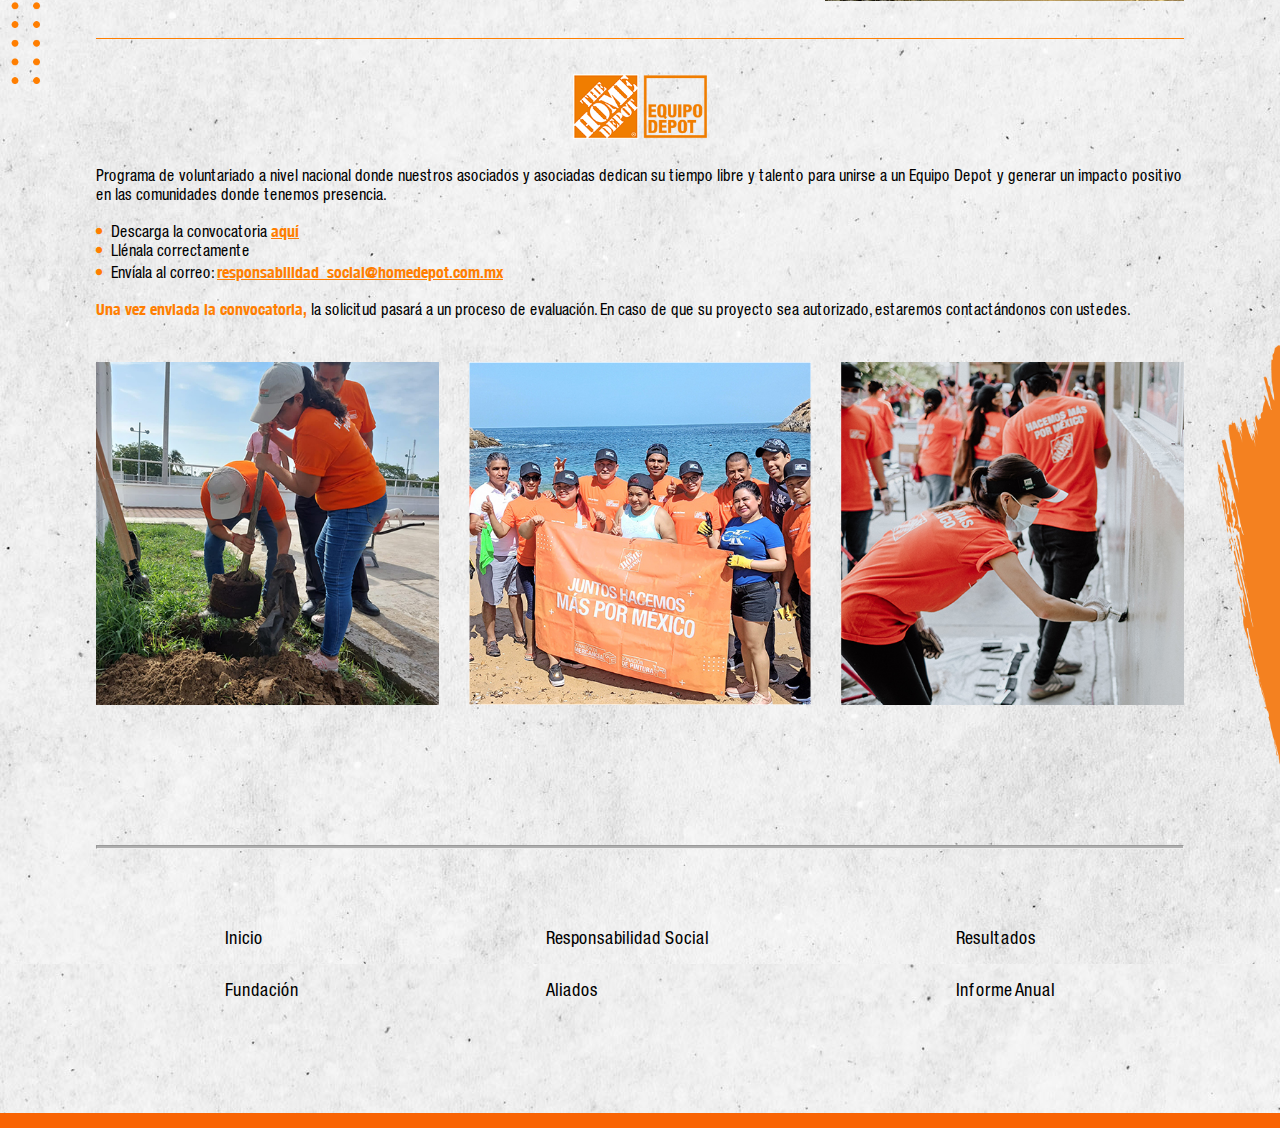
<file: responsabilidadsocial.html>
<!DOCTYPE html>
<html lang="en">
<head>
    <meta charset="UTF-8">
    <meta name="viewport" content="width=device-width, initial-scale=1.0">
    <title>Responsabilidad Social - Devolver a la comunidad</title>
    <link rel="stylesheet" href="css/responsabilidadsocial.css">
</head>

<body>

    <header>
        <div class="container">
            <img src="img/thd-logo.jpg" alt="" class="thd-logo">
            <img src="img/logo.svg" alt="" class="logo">
        </div>
    </header>
    <nav>
        <div class="burguer">
            <span></span>
            <span></span>
        </div>
        <div class="container">

            <ul class="menu">
                <li><a href="index.html">Inicio</a></li>
                <li><a href="fundacion.html">Fundación</a></li>
                <li class="current"><a href="responsabilidadsocial.html">Responsabilidad social</a></li>
                <li><a href="aliados.html">Aliados</a></li>
                <li><a href="resultados.html">Resultados</a></li>
                <li><a href="informeanual.html">Informe anual</a></li>
            </ul>
        </div>
    </nav>

    <section class="contenedor-general-banner">
        <img src="img/banner-responsabilidadsocial.jpg" alt="">
    </section>

    <section class="contenedor-general-descripcion">
        <div class="container">
            <div class="contenedor-descripcion">
                <div class="desc">
                    <h2>RESPONSABILIDAD SOCIAL <span>THE HOME DEPOT</span></h2>
                    <p>
                        A través de nuestros programas contribuimos con instituciones aliadas para apoyarlas a hacer realidad sus proyectos
                        de mejora. Nuestra misión no termina, ya que al igual que nuestro compromiso con México, es permanente.
                    </p>
                </div>
            </div>
        </div>
    </section>

    <section class="contenedor-general-programas">
        <div class="container">
            <div class="contenedor-titulo">
                <h2>PROGRAMAS</h2>
            </div>
            <div class="contenedor-programas">
                <a href="#colecta2023" class="programa">
                    <img src="img/programa5.jpg" alt="">
                </a>
                <a href="#equipodepot" class="programa">
                    <img src="img/programa6.jpg" alt="">
                </a>
            </div>
        </div>
    </section>

    <section id="colecta2023" class="contenedor-general-informacion">
        <img class="dec-circulos" src="img/circulos-dec.png" alt="">
        <div class="container">
            <div class="contenedor-informacion">
                <img src="img/logo-colecta.png" alt="">
                <div class="cont-columnado">
                    <div class="info">
                        <p>
                            Mediante nuestro programa Colecta "Haz más por los demás" ponemos nuestras líneas de caja a disposición de nuestros clientes para que puedan aportar $1 peso o más a favor de la causa social seleccionada.
                        </p>
                        <h3>¿Cómo solicitar apoyo?</h3>
                        <ul>
                            <li>Descarga la convocatoria <a href="files/Convocatoria Colecta Haz Mas Por Los Demas.pptx" target="_blank" download>aquí</a></li>
                            <li>Llénala correctamente</li>
                            <li>Envíala al correo: <a href="mailto:responsabilidad_social@homedepot.com.mx" target="_blank">responsabilidad_social@homedepot.com.mx</a></li>
                        </ul>
                        <p>
                            <strong>Una vez enviada la convocatoria,</strong> la solicitud pasará a un proceso de evaluación. En caso de que su proyecto sea autorizado, estaremos contactándonos con ustedes.
                        </p>
                        <p><strong>REQUISITOS PARA PARTICIPAR:</strong></p>
                        <ul>
                            <li>Presentar un proyecto o iniciativa específica, alineada al enfoque de la Colecta de su interés</li>
                            <li>Tener al menos un sitio web o una red social oficial</li>
                            <li>No haber sido beneficiada por la Colecta al menos un año antes</li>
                            <li>Haber sido beneficiada anteriormente por algún otro de nuestros programas</li>
                        </ul>
                    </div>
                    <div class="media">
                        <img src="img/colecta.jpg" alt="">
                    </div>
                </div>
            </div>
        </div>
    </section>

    <section id="equipodepot" class="contenedor-general-informacion" style="overflow: visible;">
        <img class="dec-circulos-izq" src="img/circulos-dec.png" alt="">
        <img class="dec-pintura" src="img/pintura-dec.png" alt="">
        <div class="container">
            <div class="contenedor-informacion">
                <img src="img/logo-equipo.png" alt="">
                <p>
                    Programa de voluntariado a nivel nacional donde nuestros asociados y asociadas dedican su tiempo libre y talento para unirse a un Equipo Depot y generar un impacto positivo en las comunidades donde tenemos presencia.
                </p>
                <ul>
                    <li>Descarga la convocatoria <a href="files/Convocatoria Equipos Depot.pptx" target="_blank" download>aquí</a></li>
                    <li>Llénala correctamente</li>
                    <li>Envíala al correo: <a href="mailto:responsabilidad_social@homedepot.com.mx" target="_blank">responsabilidad_social@homedepot.com.mx</a></li>
                </ul>
                <p>
                    <strong>Una vez enviada la convocatoria,</strong> la solicitud pasará a un proceso de evaluación. En caso de que su proyecto sea autorizado, estaremos contactándonos con ustedes.
                </p>
                <div class="galeria">
                    <img src="img/equipodepot-1.jpg" alt="">
                    <img src="img/equipodepot-2.jpg" alt="">
                    <img src="img/equipodepot-3.jpg" alt="">
                </div>
            </div>
        </div>
    </section>


    <footer>
        <div class="container">
            <hr>
            <div class="grid">
                <div class="column">
                    <a href="index.html">Inicio</a>
                    <a href="fundacion.html">Fundación</a>
                </div>
                <div class="column">
                    <a href="responsabilidadsocial.html">Responsabilidad Social</a>
                    <a href="aliados.html">Aliados</a>
                </div>
                <div class="column">
                    <a href="resultados.html">Resultados</a>
                    <a href="informeanual.html">Informe Anual</a>
                </div>
            </div>
        </div>
    </footer>
</body>

<script src="js/jquery.js"></script>
<script src="js/thd.js"></script>
<script>
    $(document).ready(function () {
        $('.contenedor-general-programas .contenedor-programas .programa').click(function () {
            $('html, body').animate({
                scrollTop: $($(this).attr('href')).offset().top
            }, 500);
            return false;
        });
    });
</script>

</html>
</file>
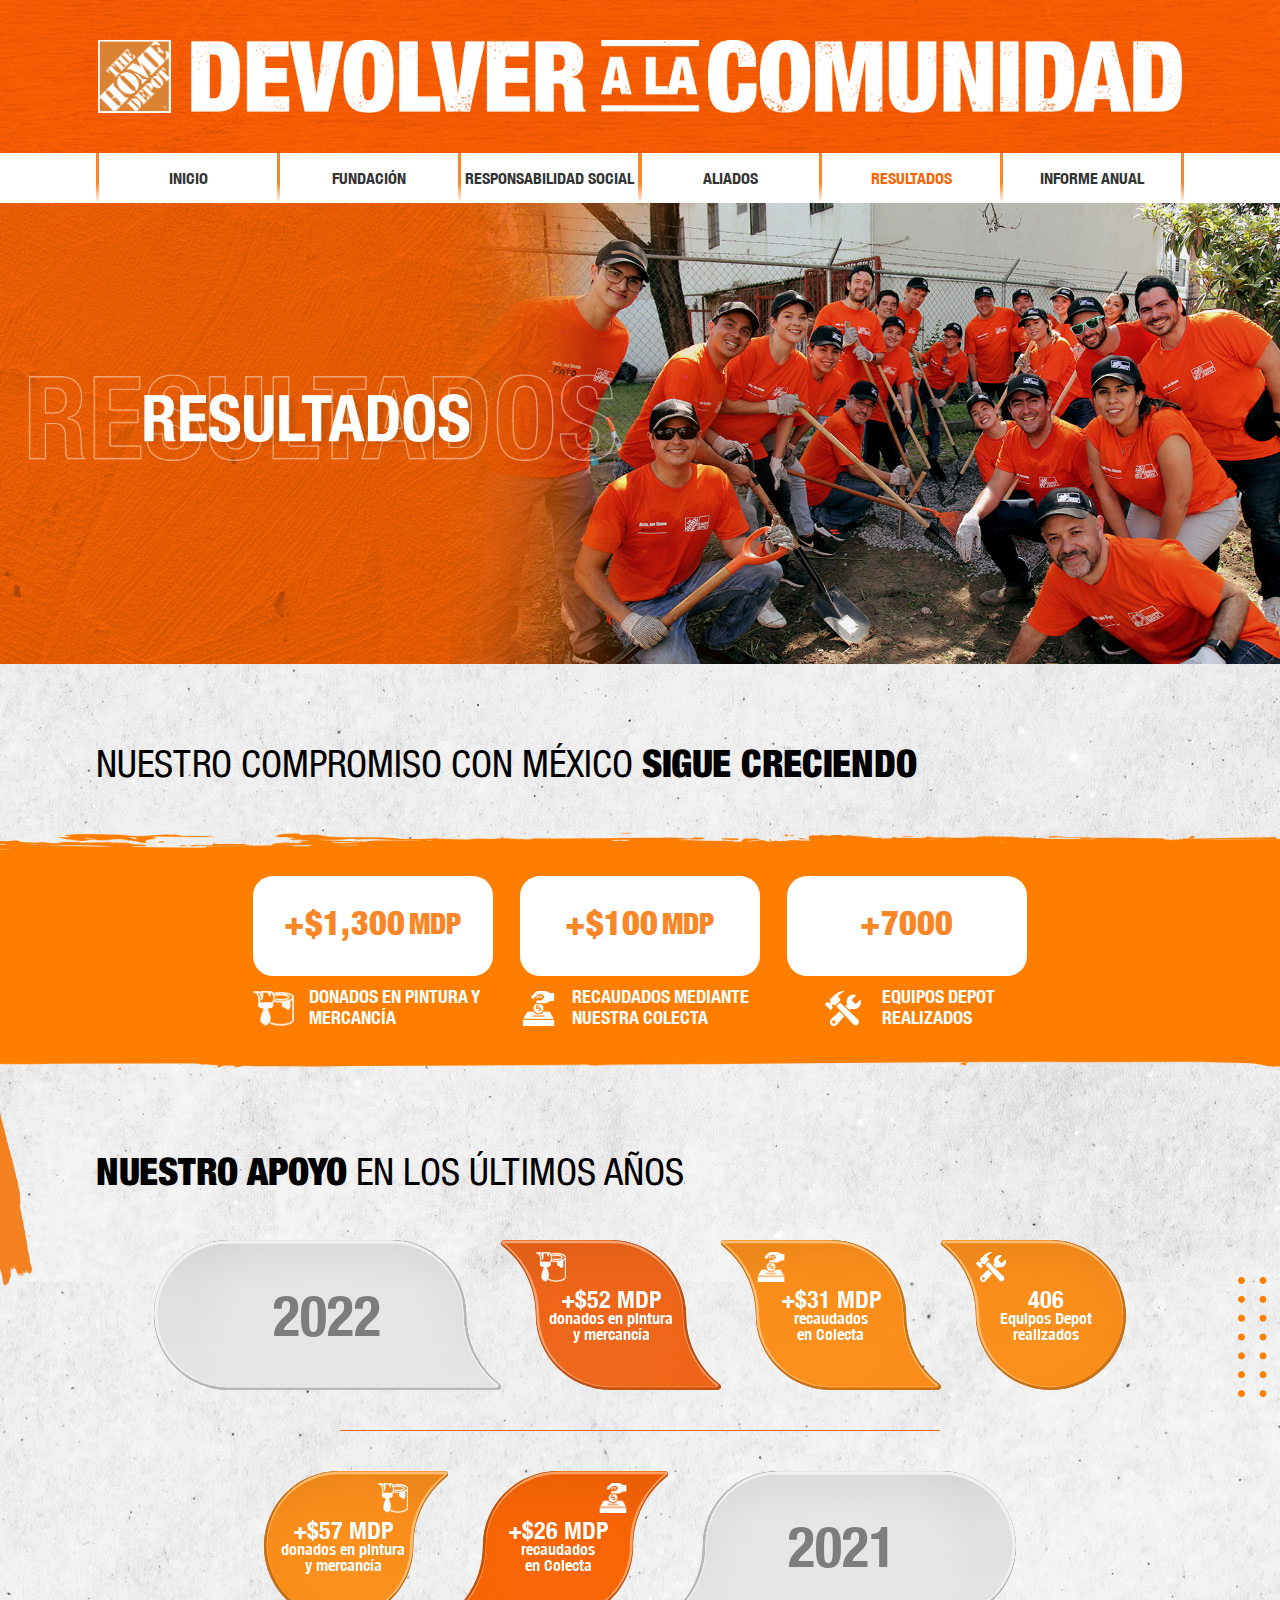
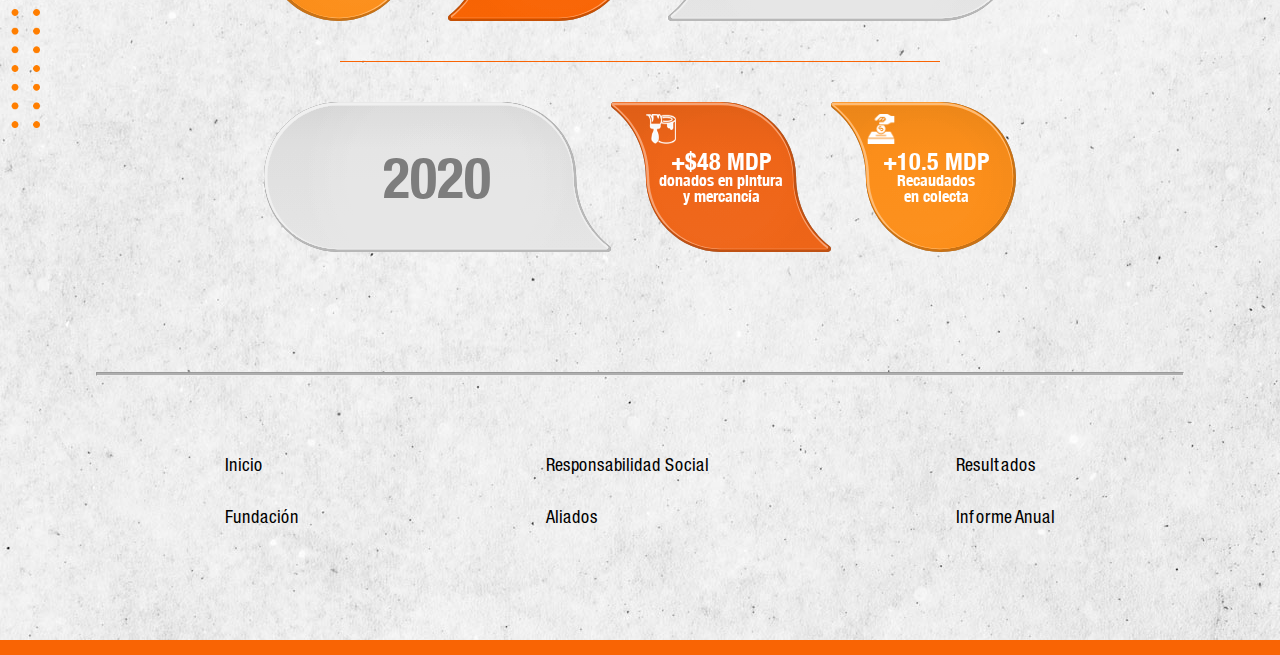
<file: resultados.html>
<!DOCTYPE html>
<html lang="es-MX">
<head>
  <meta charset="UTF-8">
  <meta name="viewport" content="width=device-width, initial-scale=1.0">

  <link rel="stylesheet" href="css/owl.carousel.min.css">
  <link rel="stylesheet" href="css/owl.theme.default.min.css">
  <link rel="stylesheet" href="css/resultados.css">
  <title>Resultados - Devolver a la comunidad</title>
</head>
<header>
  <div class="container">
    <img src="img/thd-logo.jpg" alt="" class="thd-logo">
    <img src="img/logo.svg" alt="" class="logo">
  </div>
</header>
<nav>
  <div class="burguer">
    <span></span>
    <span></span>
  </div>
  <div class="container">

    <ul class="menu">
      <li><a href="index.html">Inicio</a></li>
      <li><a href="fundacion.html">Fundación</a></li>
      <li><a href="responsabilidadsocial.html">Responsabilidad social</a></li>
      <li><a href="aliados.html">Aliados</a></li>
      <li class="current"><a href="resultados.html">Resultados</a></li>
      <li><a href="informeanual.html">Informe anual</a></li>
    </ul>
  </div>
</nav>

<div class="banner-cont">
  <img src="img/resultados-banner.jpg" alt="">
</div>

<!-- Titulo -->
<div class="container">
  <p class="title">
    NUESTRO COMPROMISO CON MÉXICO <strong>SIGUE CRECIENDO</strong>
  </p>
</div>

<!-- Facts -->
<div class="facts-cont">
  <div class="container">
    <div class="grid">
      <div class="item">
        <div class="white-sqr">
          +$1,300 <small>MDP</small>
        </div>
        <div class="desc">
          <div class="icon">
            <img src="img/icon-pintura.png" alt="">
          </div>
          <div class="text">
            Donados en pintura y mercancía
          </div>
        </div>
      </div>
      <div class="item">
        <div class="white-sqr">
          +$100 <small>MDP</small>
        </div>
        <div class="desc">
          <div class="icon">
            <img src="img/icon-fondos.png" alt="">
          </div>
          <div class="text">
            Recaudados mediante nuestra Colecta
          </div>
        </div>
      </div>
      <div class="item">
        <div class="white-sqr">
          +7000
        </div>
        <div class="desc">
          <div class="icon">
            <img src="img/icon-equipo.png" alt="">
          </div>
          <div class="text">
            Equipos Depot<br>realizados
          </div>
        </div>
      </div>
    </div>
  </div>
</div>
<div class="cont-general-ultimos">

  <img class="dec-circulos" src="img/circulos-dec.png" alt="">
  <img class="dec-circulos-izq" src="img/circulos-dec.png" alt="">
  <img class="dec-pintura-izq" src="img/pintura3-dec.png" alt="">
  <!-- Titulo -->
  <div class="container">
    <p class="title">
      <strong>NUESTRO APOYO</strong> EN LOS ÚLTIMOS AÑOS
    </p>
  </div>



  <div class="container">

    <!-- 2022 -->
    <div class="facts-shapes owl-carousel owl-theme  slider-2022">
      <div data-merge="2" class="item year">
        <img src="img/gray-shape.svg" alt="">
        <div class="text">
          2022
        </div>

      </div>
      <div data-merge="1" class="item">
        <img src="img/third-shape.svg" alt="">
        <div class="text">
          <p>
            <span>+$52 MDP</span>
            donados en pintura<br>
            y mercancía
          </p>
        </div>
        <div class="icon">
          <img src="img/icon-pintura.png" alt="">
        </div>
      </div>
      <div data-merge="1" class="item">
        <img src="img/second-shape.svg" alt="">
        <div class="text">
          <p>
            <span>+$31 MDP</span>
            recaudados<br>
            en Colecta
          </p>
        </div>
        <div class="icon">
          <img src="img/icon-fondos.png" alt="">
        </div>
      </div>
      <div data-merge="1" class="item last">
        <img src="img/last-shape.svg" alt="">
        <div class="text">
          <p>
            <span>406</span>
            Equipos Depot<br>
            realizados
          </p>
        </div>
        <div class="icon">
          <img src="img/icon-equipo.png" alt="">
        </div>
      </div>
    </div>
    <hr class="orange">

    <!-- 2021 -->
    <div class="facts-shapes alt owl-carousel owl-theme  slider-2021">
      <div class="item last" data-merge="1">
        <img src="img/last-alt.svg" alt="">
        <div class="text">
          <p>
            <span>+$57 MDP</span>
            donados en pintura<br>
            y mercancía
          </p>
        </div>
        <div class="icon">
          <img src="img/icon-pintura.png" alt="">
        </div>
      </div>
      <div class="item" data-merge="1">
        <img src="img/shape-alt.svg" alt="">
        <div class=" text">
          <p>
            <span>+$26 MDP</span>
            recaudados<br>
            en Colecta
          </p>
        </div>
        <div class="icon">
          <img src="img/icon-fondos.png" alt="">
        </div>
      </div>
      <div class="item year" data-merge="2">
        <img src=" img/gray-shape-alt.svg" alt="">
        <div class="text">
          2021
        </div>

      </div>

    </div>

    <hr class="orange">

    <!-- 2020 -->
    <div class="facts-shapes owl-carousel owl-theme  slider-2020">
      <div class="item year" data-merge="2">
        <img src="img/gray-shape.svg" alt="">
        <div class="text">
          2020
        </div>
      </div>
      <div class="item" data-merge="1">
        <img src="img/third-shape.svg" alt="">
        <div class="text">
          <p>
            <span>+$48 MDP</span>
            donados en pintura<br>
            y mercancía
          </p>
        </div>
        <div class="icon">
          <img src="img/icon-pintura.png" alt="">
        </div>
      </div>
      <div class="item last" data-merge="1">
        <img src="img/last-shape.svg" alt="">
        <div class="text">
          <p>
            <span>+10.5 MDP</span>
            Recaudados<br>
            en colecta
          </p>
        </div>
        <div class="icon">
          <img src="img/icon-fondos.png" alt="">
        </div>
      </div>
    </div>
  </div>

</div>





<footer>
  <div class="container">
    <hr>
    <div class="grid">
      <div class="column">
        <a href="index.html">Inicio</a>
        <a href="fundacion.html">Fundación</a>
      </div>
      <div class="column">
        <a href="responsabilidadsocial.html">Responsabilidad Social</a>
        <a href="aliados.html">Aliados</a>
      </div>
      <div class="column">
        <a href="resultados.html">Resultados</a>
        <a href="informeanual.html">Informe Anual</a>
      </div>
    </div>
  </div>
</footer>

<script src="js/jquery.js"></script>
<script src="js/thd.js"></script>
<script src="js/owl.carousel.min.js"></script>

<script>
  $('.facts-shapes').owlCarousel({
    autoWidth: true,
    merge: true,
    mergeFit: true,
    responsive: {
      320: {
        items: 1,
        mergeFit: false,
        center: true,
        autoWidth: false

      }, 1024: {
        items: 5,
        autoWidth: true,
        merge: true,
        mergeFit: true,

      }
    }
  });

</script>
</body>
</html>
</file>
<file: css/home.css>
/** Font Face **/
@font-face {
  font-family: "HelveticaNeue BlackCond";
  src: url("../fonts/HelveticaNeue-BlackCond.eot");
  src: url("../fonts/HelveticaNeue-BlackCond.eot?#iefix") format("embedded-opentype"), url("../fonts/HelveticaNeue-BlackCond.woff2") format("woff2"), url("../fonts/HelveticaNeue-BlackCond.woff") format("woff"), url("../fonts/HelveticaNeue-BlackCond.ttf") format("truetype");
  font-weight: 900;
  font-style: normal;
  font-display: swap;
}
@font-face {
  font-family: "Helvetica Neue LT Std";
  src: url("../fonts/HelveticaNeueLTStd-Cn.eot");
  src: url("../fonts/HelveticaNeueLTStd-Cn.eot?#iefix") format("embedded-opentype"), url("../fonts/HelveticaNeueLTStd-Cn.woff2") format("woff2"), url("../fonts/HelveticaNeueLTStd-Cn.woff") format("woff"), url("../fonts/HelveticaNeueLTStd-Cn.ttf") format("truetype");
  font-weight: normal;
  font-style: normal;
  font-display: swap;
}
@font-face {
  font-family: "Helvetica Neue";
  src: url("../fonts/HelveticaNeue-CondensedBold.eot");
  src: url("../fonts/HelveticaNeue-CondensedBold.eot?#iefix") format("embedded-opentype"), url("../fonts/HelveticaNeue-CondensedBold.woff2") format("woff2"), url("../fonts/HelveticaNeue-CondensedBold.woff") format("woff"), url("../fonts/HelveticaNeue-CondensedBold.ttf") format("truetype");
  font-weight: bold;
  font-style: normal;
  font-display: swap;
}
/** COLORES **/
/** Generals **/
* {
  padding: 0;
  margin: 0;
  font-family: "Helvetica Neue LT Std", Helvetica, sans-serif;
}

/** Container **/
.container {
  width: 85%;
  max-width: 1280px;
  margin: 0 auto;
}

/** HEADER **/
header {
  background-image: url(../img/head-bg.jpg);
  background-size: cover;
  background-position: start;
  background-attachment: scroll;
  min-height: 30px;
  padding: 40px 0;
}
header .container {
  display: flex;
  align-items: flex-end;
  justify-content: center;
}
header .thd-logo {
  margin-right: 20px;
  width: 6.7%;
}
header .logo {
  width: calc(93% - 20px);
}

/** menu **/
nav {
  background-color: #fff;
}
nav .menu {
  display: flex;
  align-items: center;
  justify-content: space-evenly;
  background: #f98627;
  background: linear-gradient(0deg, #fff 0%, #f98627 40%, #f98627 100%);
}
nav .menu li {
  width: 16.3%;
  max-width: 250px;
  list-style: none;
  display: flex;
  align-items: center;
  justify-content: center;
  background-color: #fff;
}
nav .menu li.current a {
  color: #f96404;
}
nav .menu li a {
  height: 50px;
  display: flex;
  align-items: center;
  justify-content: center;
  font-size: 16px;
  text-decoration: none;
  text-align: center;
  text-transform: uppercase;
  font-family: "Helvetica Neue";
  color: #333333;
}

/** BODY **/
body {
  background-image: url(../img/body-bg.jpg);
  background-size: auto;
}

p {
  font-size: 18px;
}

/* BANNERS */
.banner-cont img {
  width: 100%;
}

img {
  display: block;
}

/** TITULOS **/
.title {
  font-size: 38px;
  font-family: "HelveticaNeue BlackCond";
  margin-bottom: 40px;
}

.subtitle {
  font-size: 38px;
  font-family: "Helvetica Neue LT Std";
  margin-bottom: 40px;
  text-align: center;
}

/** FOOTER **/
footer {
  padding-top: 80px;
  padding-bottom: 80px;
  border-bottom: 15px #f96404 solid;
}
footer hr {
  background-color: #aeaeae;
  height: 2px;
}
footer .grid {
  display: flex;
  align-items: stretch;
  justify-content: space-between;
  flex-wrap: wrap;
  flex-direction: row;
  max-width: 830px;
  margin: 0 auto;
  padding-top: 80px;
}
footer .grid .column {
  min-height: 40px;
}
footer .grid .column a {
  display: block;
  margin-bottom: 30px;
  text-decoration: none;
  font-size: 18px;
  color: #000;
}

@media screen and (max-width: 768px) {
  header {
    padding: 15px 0;
  }
  header .container {
    display: block;
  }
  header .thd-logo {
    width: 15%;
    display: block;
    margin: 0 auto;
    margin-bottom: 10px;
  }
  header .logo {
    width: 95%;
    display: block;
    margin: 0 auto;
  }
  nav {
    background-color: #fff;
    padding-top: 40px;
    border-bottom: #f96404 2px solid;
    position: relative;
  }
  nav .burguer {
    position: absolute;
    right: 10px;
    top: 10px;
    height: 20px;
    width: 30px;
  }
  nav .burguer span {
    display: block;
    height: 4px;
    width: 100%;
    background-color: #f96404;
    margin-top: 4px;
    transition: opacity 0.3s ease, transform 0.2s linear;
  }
  nav .burguer.active span:first-child {
    transform: translate(0px, 2px) rotateZ(45deg);
  }
  nav .burguer.active span:last-child {
    transform: translate(0px, -6px) rotateZ(-45deg);
  }
  nav .menu {
    display: none;
    transition: all 300ms;
    width: 100%;
  }
  nav .menu li {
    width: 100%;
    max-width: unset;
    list-style: none;
    display: block;
  }
  nav .menu li a {
    height: 50px;
    font-size: 16px;
  }
}
.contanedor-compromiso {
  position: relative;
  overflow: hidden;
}
.contanedor-compromiso .dec-pintura {
  position: absolute;
  right: 0;
  top: 30px;
  width: 28px;
  pointer-events: none;
  z-index: -1;
}
.contanedor-compromiso .dec-pintura-izq {
  position: absolute;
  left: -59px;
  bottom: -55px;
  width: 85px;
  pointer-events: none;
  z-index: -1;
}

.home-carousel .item {
  background-color: black;
  border-bottom: 7px #f96404 solid;
}
.home-carousel .item img {
  opacity: 0.8;
}

.compromiso {
  padding: 80px 0;
}

.form-cont {
  background-image: url(../img/form-bg.jpg);
  padding: 100px 0;
}
.form-cont .title {
  color: #fff;
  font-size: 38px;
  font-family: "Helvetica Neue";
  margin-bottom: 0;
  text-align: center;
}
.form-cont .subtitle {
  color: #fff;
}
.form-cont .panel-title {
  text-align: center;
  color: #fff;
  font-family: "Helvetica Neue";
  font-size: 28px;
  margin-bottom: 20px;
  font-weight: bold;
}
.form-cont .panel-body {
  margin-bottom: 60px;
}
.form-cont .form-group {
  max-width: 734px;
  margin: 0 auto;
  width: 80%;
  margin-bottom: 20px;
}
.form-cont .form-group label {
  color: #fff;
  font-size: 18px;
  text-align: center;
  display: block;
}
.form-cont .form-group input {
  display: block;
  width: 90%;
  max-width: 734px;
  height: 50px;
  border: none;
  margin: 0 auto;
  box-sizing: border-box;
  font-size: 18px;
  padding: 10px;
}
.form-cont .button-group {
  max-width: 734px;
  margin: 0 auto;
  width: 80%;
  margin-bottom: 20px;
  padding: 0 3.4%;
  box-sizing: border-box;
  display: flex;
  align-items: center;
  justify-content: space-between;
}
.form-cont .button-group button,
.form-cont .button-group input {
  background-color: #000;
  -webkit-appearance: none;
     -moz-appearance: none;
          appearance: none;
  border: none;
  color: #fff;
  height: 50px;
  text-align: center;
  width: 48%;
  max-width: 330px;
  font-size: 24px;
  text-transform: uppercase;
  line-height: 1;
  display: flex;
  justify-content: center;
  align-items: center;
}
.form-cont .form-sub-text {
  color: #fff;
  text-align: center;
  font-size: 26px;
}
</file>
<file: css/aliados.css>
/** Font Face **/
@font-face {
  font-family: "HelveticaNeue BlackCond";
  src: url("../fonts/HelveticaNeue-BlackCond.eot");
  src: url("../fonts/HelveticaNeue-BlackCond.eot?#iefix") format("embedded-opentype"), url("../fonts/HelveticaNeue-BlackCond.woff2") format("woff2"), url("../fonts/HelveticaNeue-BlackCond.woff") format("woff"), url("../fonts/HelveticaNeue-BlackCond.ttf") format("truetype");
  font-weight: 900;
  font-style: normal;
  font-display: swap;
}
@font-face {
  font-family: "Helvetica Neue LT Std";
  src: url("../fonts/HelveticaNeueLTStd-Cn.eot");
  src: url("../fonts/HelveticaNeueLTStd-Cn.eot?#iefix") format("embedded-opentype"), url("../fonts/HelveticaNeueLTStd-Cn.woff2") format("woff2"), url("../fonts/HelveticaNeueLTStd-Cn.woff") format("woff"), url("../fonts/HelveticaNeueLTStd-Cn.ttf") format("truetype");
  font-weight: normal;
  font-style: normal;
  font-display: swap;
}
@font-face {
  font-family: "Helvetica Neue";
  src: url("../fonts/HelveticaNeue-CondensedBold.eot");
  src: url("../fonts/HelveticaNeue-CondensedBold.eot?#iefix") format("embedded-opentype"), url("../fonts/HelveticaNeue-CondensedBold.woff2") format("woff2"), url("../fonts/HelveticaNeue-CondensedBold.woff") format("woff"), url("../fonts/HelveticaNeue-CondensedBold.ttf") format("truetype");
  font-weight: bold;
  font-style: normal;
  font-display: swap;
}
/** COLORES **/
/** Generals **/
* {
  padding: 0;
  margin: 0;
  font-family: "Helvetica Neue LT Std", Helvetica, sans-serif;
}

/** Container **/
.container {
  width: 85%;
  max-width: 1280px;
  margin: 0 auto;
}

/** HEADER **/
header {
  background-image: url(../img/head-bg.jpg);
  background-size: cover;
  background-position: start;
  background-attachment: scroll;
  min-height: 30px;
  padding: 40px 0;
}
header .container {
  display: flex;
  align-items: flex-end;
  justify-content: center;
}
header .thd-logo {
  margin-right: 20px;
  width: 6.7%;
}
header .logo {
  width: calc(93% - 20px);
}

/** menu **/
nav {
  background-color: #fff;
}
nav .menu {
  display: flex;
  align-items: center;
  justify-content: space-evenly;
  background: #f98627;
  background: linear-gradient(0deg, #fff 0%, #f98627 40%, #f98627 100%);
}
nav .menu li {
  width: 16.3%;
  max-width: 250px;
  list-style: none;
  display: flex;
  align-items: center;
  justify-content: center;
  background-color: #fff;
}
nav .menu li.current a {
  color: #f96404;
}
nav .menu li a {
  height: 50px;
  display: flex;
  align-items: center;
  justify-content: center;
  font-size: 16px;
  text-decoration: none;
  text-align: center;
  text-transform: uppercase;
  font-family: "Helvetica Neue";
  color: #333333;
}

/** BODY **/
body {
  background-image: url(../img/body-bg.jpg);
  background-size: auto;
}

p {
  font-size: 18px;
}

/* BANNERS */
.banner-cont img {
  width: 100%;
}

img {
  display: block;
}

/** TITULOS **/
.title {
  font-size: 38px;
  font-family: "HelveticaNeue BlackCond";
  margin-bottom: 40px;
}

.subtitle {
  font-size: 38px;
  font-family: "Helvetica Neue LT Std";
  margin-bottom: 40px;
  text-align: center;
}

/** FOOTER **/
footer {
  padding-top: 80px;
  padding-bottom: 80px;
  border-bottom: 15px #f96404 solid;
}
footer hr {
  background-color: #aeaeae;
  height: 2px;
}
footer .grid {
  display: flex;
  align-items: stretch;
  justify-content: space-between;
  flex-wrap: wrap;
  flex-direction: row;
  max-width: 830px;
  margin: 0 auto;
  padding-top: 80px;
}
footer .grid .column {
  min-height: 40px;
}
footer .grid .column a {
  display: block;
  margin-bottom: 30px;
  text-decoration: none;
  font-size: 18px;
  color: #000;
}

@media screen and (max-width: 768px) {
  header {
    padding: 15px 0;
  }
  header .container {
    display: block;
  }
  header .thd-logo {
    width: 15%;
    display: block;
    margin: 0 auto;
    margin-bottom: 10px;
  }
  header .logo {
    width: 95%;
    display: block;
    margin: 0 auto;
  }
  nav {
    background-color: #fff;
    padding-top: 40px;
    border-bottom: #f96404 2px solid;
    position: relative;
  }
  nav .burguer {
    position: absolute;
    right: 10px;
    top: 10px;
    height: 20px;
    width: 30px;
  }
  nav .burguer span {
    display: block;
    height: 4px;
    width: 100%;
    background-color: #f96404;
    margin-top: 4px;
    transition: opacity 0.3s ease, transform 0.2s linear;
  }
  nav .burguer.active span:first-child {
    transform: translate(0px, 2px) rotateZ(45deg);
  }
  nav .burguer.active span:last-child {
    transform: translate(0px, -6px) rotateZ(-45deg);
  }
  nav .menu {
    display: none;
    transition: all 300ms;
    width: 100%;
  }
  nav .menu li {
    width: 100%;
    max-width: unset;
    list-style: none;
    display: block;
  }
  nav .menu li a {
    height: 50px;
    font-size: 16px;
  }
}
.title {
  text-align: center;
  color: #f96404;
}

.contenedor-global-aliados {
  position: relative;
  overflow: hidden;
}
.contenedor-global-aliados .dec-circulos {
  position: absolute;
  right: -3.5px;
  top: 1.5%;
  width: 50px;
  pointer-events: none;
  z-index: -1;
}
.contenedor-global-aliados .dec-circulos2 {
  position: absolute;
  right: -3.5px;
  top: 64%;
  width: 50px;
  pointer-events: none;
  z-index: -1;
}
.contenedor-global-aliados .dec-circulos-izq {
  position: absolute;
  left: -10.5px;
  top: 11.5%;
  width: 50px;
  pointer-events: none;
  z-index: -1;
}
.contenedor-global-aliados .dec-pintura {
  position: absolute;
  right: 0;
  top: 36%;
  width: 63px;
  pointer-events: none;
  z-index: -1;
}
.contenedor-global-aliados .dec-pintura2 {
  position: absolute;
  right: 0;
  bottom: 3%;
  width: 63px;
  pointer-events: none;
  z-index: -1;
}
.contenedor-global-aliados .dec-pintura-izq {
  position: absolute;
  left: 0;
  top: 56%;
  width: 75px;
  pointer-events: none;
  z-index: -1;
}
.contenedor-global-aliados .dec-circulos-izq2 {
  position: absolute;
  left: -10.5px;
  top: 72%;
  width: 50px;
  pointer-events: none;
  z-index: -1;
}

.item hr {
  background-color: #f96404;
  height: 1px;
  border: none;
}
.item .grid {
  display: flex;
  align-items: center;
  justify-content: space-between;
  padding: 80px 0;
}
.item .grid .column:first-child {
  width: 55%;
}
.item .grid .column:last-child {
  width: 45%;
  display: flex;
  align-items: center;
  justify-content: center;
}
.item .grid .column p {
  max-width: 750px;
}
.item .grid .column img {
  max-width: 380px;
  max-height: 250px;
  margin: 0 auto;
}
.item.alt .grid {
  flex-direction: row-reverse;
}

@media screen and (max-width: 767px) {
  .item .grid {
    padding: 40px 0;
    flex-direction: column;
  }
  .item .grid .column:first-child {
    width: 100%;
  }
  .item .grid .column:last-child {
    width: 100%;
    padding: 20px 0;
  }
  .item .grid .column p {
    max-width: 750px;
  }
  .item .grid .column img {
    width: 80%;
    margin: 0 auto;
    margin-top: 10px;
  }
  .item.alt .grid {
    flex-direction: column;
  }
}
</file>
<file: css/fundacion.css>
@charset "UTF-8";
/** Font Face **/
@font-face {
  font-family: "HelveticaNeue BlackCond";
  src: url("../fonts/HelveticaNeue-BlackCond.eot");
  src: url("../fonts/HelveticaNeue-BlackCond.eot?#iefix") format("embedded-opentype"), url("../fonts/HelveticaNeue-BlackCond.woff2") format("woff2"), url("../fonts/HelveticaNeue-BlackCond.woff") format("woff"), url("../fonts/HelveticaNeue-BlackCond.ttf") format("truetype");
  font-weight: 900;
  font-style: normal;
  font-display: swap;
}
@font-face {
  font-family: "Helvetica Neue LT Std";
  src: url("../fonts/HelveticaNeueLTStd-Cn.eot");
  src: url("../fonts/HelveticaNeueLTStd-Cn.eot?#iefix") format("embedded-opentype"), url("../fonts/HelveticaNeueLTStd-Cn.woff2") format("woff2"), url("../fonts/HelveticaNeueLTStd-Cn.woff") format("woff"), url("../fonts/HelveticaNeueLTStd-Cn.ttf") format("truetype");
  font-weight: normal;
  font-style: normal;
  font-display: swap;
}
@font-face {
  font-family: "Helvetica Neue";
  src: url("../fonts/HelveticaNeue-CondensedBold.eot");
  src: url("../fonts/HelveticaNeue-CondensedBold.eot?#iefix") format("embedded-opentype"), url("../fonts/HelveticaNeue-CondensedBold.woff2") format("woff2"), url("../fonts/HelveticaNeue-CondensedBold.woff") format("woff"), url("../fonts/HelveticaNeue-CondensedBold.ttf") format("truetype");
  font-weight: bold;
  font-style: normal;
  font-display: swap;
}
/** COLORES **/
/** Generals **/
* {
  padding: 0;
  margin: 0;
  font-family: "Helvetica Neue LT Std", Helvetica, sans-serif;
}

/** Container **/
.container {
  width: 85%;
  max-width: 1280px;
  margin: 0 auto;
}

/** HEADER **/
header {
  background-image: url(../img/head-bg.jpg);
  background-size: cover;
  background-position: start;
  background-attachment: scroll;
  min-height: 30px;
  padding: 40px 0;
}
header .container {
  display: flex;
  align-items: flex-end;
  justify-content: center;
}
header .thd-logo {
  margin-right: 20px;
  width: 6.7%;
}
header .logo {
  width: calc(93% - 20px);
}

/** menu **/
nav {
  background-color: #fff;
}
nav .menu {
  display: flex;
  align-items: center;
  justify-content: space-evenly;
  background: #f98627;
  background: linear-gradient(0deg, #fff 0%, #f98627 40%, #f98627 100%);
}
nav .menu li {
  width: 16.3%;
  max-width: 250px;
  list-style: none;
  display: flex;
  align-items: center;
  justify-content: center;
  background-color: #fff;
}
nav .menu li.current a {
  color: #f96404;
}
nav .menu li a {
  height: 50px;
  display: flex;
  align-items: center;
  justify-content: center;
  font-size: 16px;
  text-decoration: none;
  text-align: center;
  text-transform: uppercase;
  font-family: "Helvetica Neue";
  color: #333333;
}

/** BODY **/
body {
  background-image: url(../img/body-bg.jpg);
  background-size: auto;
}

p {
  font-size: 18px;
}

/* BANNERS */
.banner-cont img {
  width: 100%;
}

img {
  display: block;
}

/** TITULOS **/
.title {
  font-size: 38px;
  font-family: "HelveticaNeue BlackCond";
  margin-bottom: 40px;
}

.subtitle {
  font-size: 38px;
  font-family: "Helvetica Neue LT Std";
  margin-bottom: 40px;
  text-align: center;
}

/** FOOTER **/
footer {
  padding-top: 80px;
  padding-bottom: 80px;
  border-bottom: 15px #f96404 solid;
}
footer hr {
  background-color: #aeaeae;
  height: 2px;
}
footer .grid {
  display: flex;
  align-items: stretch;
  justify-content: space-between;
  flex-wrap: wrap;
  flex-direction: row;
  max-width: 830px;
  margin: 0 auto;
  padding-top: 80px;
}
footer .grid .column {
  min-height: 40px;
}
footer .grid .column a {
  display: block;
  margin-bottom: 30px;
  text-decoration: none;
  font-size: 18px;
  color: #000;
}

@media screen and (max-width: 768px) {
  header {
    padding: 15px 0;
  }
  header .container {
    display: block;
  }
  header .thd-logo {
    width: 15%;
    display: block;
    margin: 0 auto;
    margin-bottom: 10px;
  }
  header .logo {
    width: 95%;
    display: block;
    margin: 0 auto;
  }
  nav {
    background-color: #fff;
    padding-top: 40px;
    border-bottom: #f96404 2px solid;
    position: relative;
  }
  nav .burguer {
    position: absolute;
    right: 10px;
    top: 10px;
    height: 20px;
    width: 30px;
  }
  nav .burguer span {
    display: block;
    height: 4px;
    width: 100%;
    background-color: #f96404;
    margin-top: 4px;
    transition: opacity 0.3s ease, transform 0.2s linear;
  }
  nav .burguer.active span:first-child {
    transform: translate(0px, 2px) rotateZ(45deg);
  }
  nav .burguer.active span:last-child {
    transform: translate(0px, -6px) rotateZ(-45deg);
  }
  nav .menu {
    display: none;
    transition: all 300ms;
    width: 100%;
  }
  nav .menu li {
    width: 100%;
    max-width: unset;
    list-style: none;
    display: block;
  }
  nav .menu li a {
    height: 50px;
    font-size: 16px;
  }
}
.contenedor-general-banner img {
  width: 100%;
  height: auto;
}

.contenedor-general-descripcion {
  padding: 42px 0;
  background: white;
}
.contenedor-general-descripcion .contenedor-descripcion {
  display: flex;
  align-items: center;
  width: 81%;
  margin: 0 auto;
}
.contenedor-general-descripcion .contenedor-descripcion .logo {
  padding-left: 11.7%;
  margin-right: 20px;
}
.contenedor-general-descripcion .contenedor-descripcion .logo img {
  width: 92px;
  height: auto;
}
.contenedor-general-descripcion .contenedor-descripcion .desc h2 {
  font-size: 31px;
  margin: 0;
  margin-bottom: 20px;
}
.contenedor-general-descripcion .contenedor-descripcion .desc h2 span {
  font-family: "HelveticaNeue BlackCond";
}
.contenedor-general-descripcion .contenedor-descripcion .desc p {
  font-size: 15px;
}

.contenedor-general-programas {
  padding: 40px;
  background-image: url(../img/bg-franja.png);
  background-size: cover;
  background-position: center;
}
.contenedor-general-programas .contenedor-titulo {
  margin-bottom: 5px;
}
.contenedor-general-programas .contenedor-titulo h2 {
  color: white;
  font-size: 31px;
  text-align: center;
  margin: 0;
}
.contenedor-general-programas .contenedor-programas {
  display: flex;
  justify-content: space-between;
}
.contenedor-general-programas .contenedor-programas .programa {
  width: 21.5%;
  position: relative;
  transition: all 0.3s;
}
.contenedor-general-programas .contenedor-programas .programa img {
  width: 100%;
}
.contenedor-general-programas .contenedor-programas .programa::before {
  content: "";
  position: absolute;
  top: 50%;
  transform: translateY(-50%);
  right: -11.5%;
  height: 70%;
  width: 1px;
  background: white;
}
.contenedor-general-programas .contenedor-programas .programa:last-of-type::before {
  display: none;
}
.contenedor-general-programas .contenedor-programas .programa:hover {
  box-shadow: rgba(0, 0, 0, 0.5) 0px 3px 8px;
}

.contenedor-general-informacion {
  margin-top: 35px;
  position: relative;
  overflow: hidden;
}
.contenedor-general-informacion .dec-circulos {
  position: absolute;
  right: -7.5px;
  bottom: 25%;
  width: 50px;
  pointer-events: none;
  z-index: -1;
}
.contenedor-general-informacion .dec-circulos-izq {
  position: absolute;
  left: -10.5px;
  top: 3%;
  width: 50px;
  pointer-events: none;
  z-index: -1;
}
.contenedor-general-informacion .dec-pintura {
  position: absolute;
  right: -14px;
  top: 20%;
  width: 63px;
  pointer-events: none;
  z-index: -1;
}
.contenedor-general-informacion .dec-pintura-izq {
  position: absolute;
  left: 0;
  bottom: 12%;
  width: 75px;
  pointer-events: none;
  z-index: -1;
}
.contenedor-general-informacion .contenedor-informacion {
  padding-top: 35px;
  border-top: 1px solid #ff7e00;
}
.contenedor-general-informacion .contenedor-informacion > img {
  display: block;
  max-width: 330px;
  width: auto;
  max-height: 65px;
  height: auto;
  margin: 0 auto;
  margin-bottom: 30px;
}
.contenedor-general-informacion .contenedor-informacion p {
  margin: 15px 0;
  font-size: 16px;
}
.contenedor-general-informacion .contenedor-informacion p span {
  color: #ff7e00;
  font-size: 32px;
  font-family: "Helvetica Neue";
}
.contenedor-general-informacion .contenedor-informacion h3 {
  font-family: "Helvetica Neue";
  color: white;
  background: #ff7e00;
  padding: 5px 12px;
  display: inline-block;
  text-transform: uppercase;
  margin-bottom: 15px;
}
.contenedor-general-informacion .contenedor-informacion ul {
  list-style: none;
  padding-left: 15px;
}
.contenedor-general-informacion .contenedor-informacion ul li {
  font-size: 16px;
}
.contenedor-general-informacion .contenedor-informacion ul li a {
  color: #ff7e00;
  font-family: "Helvetica Neue";
  transition: all 0.3s;
}
.contenedor-general-informacion .contenedor-informacion ul li a:hover {
  opacity: 0.7;
}
.contenedor-general-informacion .contenedor-informacion ul li span {
  color: #ff7e00;
  font-family: "Helvetica Neue";
}
.contenedor-general-informacion .contenedor-informacion ul li::before {
  content: "•";
  color: #ff7e00;
  font-weight: bold;
  display: inline-block;
  width: 1em;
  margin-left: -1em;
}
.contenedor-general-informacion .contenedor-informacion .galeria {
  display: flex;
  justify-content: space-between;
  margin-top: 40px;
}
.contenedor-general-informacion .contenedor-informacion .galeria img {
  width: 31.5%;
  margin: 0;
}
.contenedor-general-informacion:first-of-type {
  background: red;
}
.contenedor-general-informacion:first-of-type .contenedor-informacion {
  border: 0;
}
.contenedor-general-informacion:last-of-type {
  padding-bottom: 100px;
}

.contenedor-general-importante {
  padding: 32px 0;
  background-image: url(../img/bg-franjamadera.jpg);
  background-size: cover;
  background-position: center;
  margin-top: 60px;
}
.contenedor-general-importante .contenedor-importante p {
  font-family: "HelveticaNeue BlackCond";
  color: white;
  margin: 0;
  margin-bottom: 15px;
}
.contenedor-general-importante .contenedor-importante ul {
  list-style: none;
  padding-left: 15px;
}
.contenedor-general-importante .contenedor-importante ul li {
  font-size: 16px;
  color: white;
}
.contenedor-general-importante .contenedor-importante ul li a {
  color: white;
  font-family: "Helvetica Neue";
  transition: all 0.3s;
}
.contenedor-general-importante .contenedor-importante ul li a:hover {
  opacity: 0.7;
}
.contenedor-general-importante .contenedor-importante ul li::before {
  content: "•";
  color: white;
  font-weight: bold;
  display: inline-block;
  width: 1em;
  margin-left: -1em;
}

@media screen and (max-width: 767px) {
  .contenedor-general-descripcion .contenedor-descripcion {
    flex-direction: column;
  }
  .contenedor-general-descripcion .contenedor-descripcion .logo {
    padding-left: 0;
    margin-right: 0;
  }
  .contenedor-general-descripcion .contenedor-descripcion .logo img {
    width: 92px;
  }
  .contenedor-general-descripcion .contenedor-descripcion .desc {
    width: 100%;
    margin-top: 25px;
  }
  .contenedor-general-programas .contenedor-programas {
    flex-direction: column;
  }
  .contenedor-general-programas .contenedor-programas .programa {
    width: 100%;
    margin-bottom: 30px;
  }
  .contenedor-general-programas .contenedor-programas .programa::before {
    content: "";
    position: absolute;
    top: inherit;
    bottom: -15px;
    left: 0;
    right: 0;
    margin: 0 auto;
    height: 1px;
    width: 100px;
    background: white;
  }
  .contenedor-general-programas .contenedor-programas .programa:last-of-type {
    margin-bottom: 0;
  }
  .contenedor-general-programas .contenedor-programas .programa:last-of-type::before {
    display: none;
  }
  .contenedor-general-informacion .contenedor-informacion > img {
    max-width: 260px;
  }
  .contenedor-general-informacion .contenedor-informacion .galeria {
    flex-direction: column;
  }
  .contenedor-general-informacion .contenedor-informacion .galeria img {
    width: 100%;
    margin-bottom: 15px;
  }
  .contenedor-general-informacion .contenedor-informacion .galeria img:last-of-type {
    margin-bottom: 0;
  }
  .contenedor-general-informacion:first-of-type {
    border: 0;
  }
}
</file>
<file: css/informeanual.css>
/** Font Face **/
@font-face {
  font-family: "HelveticaNeue BlackCond";
  src: url("../fonts/HelveticaNeue-BlackCond.eot");
  src: url("../fonts/HelveticaNeue-BlackCond.eot?#iefix") format("embedded-opentype"), url("../fonts/HelveticaNeue-BlackCond.woff2") format("woff2"), url("../fonts/HelveticaNeue-BlackCond.woff") format("woff"), url("../fonts/HelveticaNeue-BlackCond.ttf") format("truetype");
  font-weight: 900;
  font-style: normal;
  font-display: swap;
}
@font-face {
  font-family: "Helvetica Neue LT Std";
  src: url("../fonts/HelveticaNeueLTStd-Cn.eot");
  src: url("../fonts/HelveticaNeueLTStd-Cn.eot?#iefix") format("embedded-opentype"), url("../fonts/HelveticaNeueLTStd-Cn.woff2") format("woff2"), url("../fonts/HelveticaNeueLTStd-Cn.woff") format("woff"), url("../fonts/HelveticaNeueLTStd-Cn.ttf") format("truetype");
  font-weight: normal;
  font-style: normal;
  font-display: swap;
}
@font-face {
  font-family: "Helvetica Neue";
  src: url("../fonts/HelveticaNeue-CondensedBold.eot");
  src: url("../fonts/HelveticaNeue-CondensedBold.eot?#iefix") format("embedded-opentype"), url("../fonts/HelveticaNeue-CondensedBold.woff2") format("woff2"), url("../fonts/HelveticaNeue-CondensedBold.woff") format("woff"), url("../fonts/HelveticaNeue-CondensedBold.ttf") format("truetype");
  font-weight: bold;
  font-style: normal;
  font-display: swap;
}
/** COLORES **/
/** Generals **/
* {
  padding: 0;
  margin: 0;
  font-family: "Helvetica Neue LT Std", Helvetica, sans-serif;
}

/** Container **/
.container {
  width: 85%;
  max-width: 1280px;
  margin: 0 auto;
}

/** HEADER **/
header {
  background-image: url(../img/head-bg.jpg);
  background-size: cover;
  background-position: start;
  background-attachment: scroll;
  min-height: 30px;
  padding: 40px 0;
}
header .container {
  display: flex;
  align-items: flex-end;
  justify-content: center;
}
header .thd-logo {
  margin-right: 20px;
  width: 6.7%;
}
header .logo {
  width: calc(93% - 20px);
}

/** menu **/
nav {
  background-color: #fff;
}
nav .menu {
  display: flex;
  align-items: center;
  justify-content: space-evenly;
  background: #f98627;
  background: linear-gradient(0deg, #fff 0%, #f98627 40%, #f98627 100%);
}
nav .menu li {
  width: 16.3%;
  max-width: 250px;
  list-style: none;
  display: flex;
  align-items: center;
  justify-content: center;
  background-color: #fff;
}
nav .menu li.current a {
  color: #f96404;
}
nav .menu li a {
  height: 50px;
  display: flex;
  align-items: center;
  justify-content: center;
  font-size: 16px;
  text-decoration: none;
  text-align: center;
  text-transform: uppercase;
  font-family: "Helvetica Neue";
  color: #333333;
}

/** BODY **/
body {
  background-image: url(../img/body-bg.jpg);
  background-size: auto;
}

p {
  font-size: 18px;
}

/* BANNERS */
.banner-cont img {
  width: 100%;
}

img {
  display: block;
}

/** TITULOS **/
.title {
  font-size: 38px;
  font-family: "HelveticaNeue BlackCond";
  margin-bottom: 40px;
}

.subtitle {
  font-size: 38px;
  font-family: "Helvetica Neue LT Std";
  margin-bottom: 40px;
  text-align: center;
}

/** FOOTER **/
footer {
  padding-top: 80px;
  padding-bottom: 80px;
  border-bottom: 15px #f96404 solid;
}
footer hr {
  background-color: #aeaeae;
  height: 2px;
}
footer .grid {
  display: flex;
  align-items: stretch;
  justify-content: space-between;
  flex-wrap: wrap;
  flex-direction: row;
  max-width: 830px;
  margin: 0 auto;
  padding-top: 80px;
}
footer .grid .column {
  min-height: 40px;
}
footer .grid .column a {
  display: block;
  margin-bottom: 30px;
  text-decoration: none;
  font-size: 18px;
  color: #000;
}

@media screen and (max-width: 768px) {
  header {
    padding: 15px 0;
  }
  header .container {
    display: block;
  }
  header .thd-logo {
    width: 15%;
    display: block;
    margin: 0 auto;
    margin-bottom: 10px;
  }
  header .logo {
    width: 95%;
    display: block;
    margin: 0 auto;
  }
  nav {
    background-color: #fff;
    padding-top: 40px;
    border-bottom: #f96404 2px solid;
    position: relative;
  }
  nav .burguer {
    position: absolute;
    right: 10px;
    top: 10px;
    height: 20px;
    width: 30px;
  }
  nav .burguer span {
    display: block;
    height: 4px;
    width: 100%;
    background-color: #f96404;
    margin-top: 4px;
    transition: opacity 0.3s ease, transform 0.2s linear;
  }
  nav .burguer.active span:first-child {
    transform: translate(0px, 2px) rotateZ(45deg);
  }
  nav .burguer.active span:last-child {
    transform: translate(0px, -6px) rotateZ(-45deg);
  }
  nav .menu {
    display: none;
    transition: all 300ms;
    width: 100%;
  }
  nav .menu li {
    width: 100%;
    max-width: unset;
    list-style: none;
    display: block;
  }
  nav .menu li a {
    height: 50px;
    font-size: 16px;
  }
}
.contenedor-general-banner img {
  width: 100%;
  height: auto;
}

.contenedor-general-informes {
  padding: 60px 0 75px;
  position: relative;
  overflow: hidden;
}
.contenedor-general-informes .dec-circulos {
  position: absolute;
  right: -3.5px;
  bottom: 25%;
  width: 50px;
  pointer-events: none;
  z-index: -1;
}
.contenedor-general-informes .contenedor-titulo {
  margin-bottom: 5px;
}
.contenedor-general-informes .contenedor-titulo h2 {
  color: #ff7e00;
  font-size: 31px;
  font-family: "Helvetica Neue";
  text-align: center;
  margin: 0;
}
.contenedor-general-informes .contenedor-informes {
  display: flex;
  justify-content: space-between;
  margin-top: 75px;
}
.contenedor-general-informes .contenedor-informes .cont-informe {
  width: 32%;
  background: #f05c04;
  background-size: cover;
  background-position: center;
  background-repeat: no-repeat;
  display: flex;
  align-items: center;
  justify-content: center;
  box-shadow: rgba(0, 0, 0, 0.5) 0px 3px 8px;
  transition: all 0.3s;
  position: relative;
}
.contenedor-general-informes .contenedor-informes .cont-informe img {
  width: 100%;
  visibility: hidden;
}
.contenedor-general-informes .contenedor-informes .cont-informe .cont-info {
  padding: 30px;
  position: absolute;
  text-align: center;
}
.contenedor-general-informes .contenedor-informes .cont-informe .cont-info h2 {
  color: white;
  font-size: 38px;
  font-family: "Helvetica Neue";
  margin: 0;
}
.contenedor-general-informes .contenedor-informes .cont-informe .cont-info h2 span {
  font-size: 50px;
  font-family: "Helvetica Neue";
}
.contenedor-general-informes .contenedor-informes .cont-informe .cont-info p {
  margin: 0;
  color: white;
  position: relative;
  padding: 10px 20px 0;
}
.contenedor-general-informes .contenedor-informes .cont-informe .cont-info p::before {
  content: "";
  position: absolute;
  top: 0;
  left: 0;
  width: 100%;
  height: 2.5px;
  background: white;
}
.contenedor-general-informes .contenedor-informes .cont-informe:hover {
  transform: scale(0.95);
}
.contenedor-general-informes .contenedor-informes .cont-informe::before {
  content: "";
  position: absolute;
  top: 0;
  left: 0;
  width: 100%;
  height: 100%;
  background: #f05c04;
  opacity: 0.55;
}

@media screen and (max-width: 767px) {
  .contenedor-general-informes .contenedor-informes {
    flex-direction: column;
  }
  .contenedor-general-informes .contenedor-informes .cont-informe {
    width: 100%;
    margin-bottom: 20px;
  }
  .contenedor-general-informes .contenedor-informes .cont-informe:last-of-type {
    margin-bottom: 0;
  }
}
</file>
<file: css/responsabilidadsocial.css>
@charset "UTF-8";
/** Font Face **/
@font-face {
  font-family: "HelveticaNeue BlackCond";
  src: url("../fonts/HelveticaNeue-BlackCond.eot");
  src: url("../fonts/HelveticaNeue-BlackCond.eot?#iefix") format("embedded-opentype"), url("../fonts/HelveticaNeue-BlackCond.woff2") format("woff2"), url("../fonts/HelveticaNeue-BlackCond.woff") format("woff"), url("../fonts/HelveticaNeue-BlackCond.ttf") format("truetype");
  font-weight: 900;
  font-style: normal;
  font-display: swap;
}
@font-face {
  font-family: "Helvetica Neue LT Std";
  src: url("../fonts/HelveticaNeueLTStd-Cn.eot");
  src: url("../fonts/HelveticaNeueLTStd-Cn.eot?#iefix") format("embedded-opentype"), url("../fonts/HelveticaNeueLTStd-Cn.woff2") format("woff2"), url("../fonts/HelveticaNeueLTStd-Cn.woff") format("woff"), url("../fonts/HelveticaNeueLTStd-Cn.ttf") format("truetype");
  font-weight: normal;
  font-style: normal;
  font-display: swap;
}
@font-face {
  font-family: "Helvetica Neue";
  src: url("../fonts/HelveticaNeue-CondensedBold.eot");
  src: url("../fonts/HelveticaNeue-CondensedBold.eot?#iefix") format("embedded-opentype"), url("../fonts/HelveticaNeue-CondensedBold.woff2") format("woff2"), url("../fonts/HelveticaNeue-CondensedBold.woff") format("woff"), url("../fonts/HelveticaNeue-CondensedBold.ttf") format("truetype");
  font-weight: bold;
  font-style: normal;
  font-display: swap;
}
/** COLORES **/
/** Generals **/
* {
  padding: 0;
  margin: 0;
  font-family: "Helvetica Neue LT Std", Helvetica, sans-serif;
}

/** Container **/
.container {
  width: 85%;
  max-width: 1280px;
  margin: 0 auto;
}

/** HEADER **/
header {
  background-image: url(../img/head-bg.jpg);
  background-size: cover;
  background-position: start;
  background-attachment: scroll;
  min-height: 30px;
  padding: 40px 0;
}
header .container {
  display: flex;
  align-items: flex-end;
  justify-content: center;
}
header .thd-logo {
  margin-right: 20px;
  width: 6.7%;
}
header .logo {
  width: calc(93% - 20px);
}

/** menu **/
nav {
  background-color: #fff;
}
nav .menu {
  display: flex;
  align-items: center;
  justify-content: space-evenly;
  background: #f98627;
  background: linear-gradient(0deg, #fff 0%, #f98627 40%, #f98627 100%);
}
nav .menu li {
  width: 16.3%;
  max-width: 250px;
  list-style: none;
  display: flex;
  align-items: center;
  justify-content: center;
  background-color: #fff;
}
nav .menu li.current a {
  color: #f96404;
}
nav .menu li a {
  height: 50px;
  display: flex;
  align-items: center;
  justify-content: center;
  font-size: 16px;
  text-decoration: none;
  text-align: center;
  text-transform: uppercase;
  font-family: "Helvetica Neue";
  color: #333333;
}

/** BODY **/
body {
  background-image: url(../img/body-bg.jpg);
  background-size: auto;
}

p {
  font-size: 18px;
}

/* BANNERS */
.banner-cont img {
  width: 100%;
}

img {
  display: block;
}

/** TITULOS **/
.title {
  font-size: 38px;
  font-family: "HelveticaNeue BlackCond";
  margin-bottom: 40px;
}

.subtitle {
  font-size: 38px;
  font-family: "Helvetica Neue LT Std";
  margin-bottom: 40px;
  text-align: center;
}

/** FOOTER **/
footer {
  padding-top: 80px;
  padding-bottom: 80px;
  border-bottom: 15px #f96404 solid;
}
footer hr {
  background-color: #aeaeae;
  height: 2px;
}
footer .grid {
  display: flex;
  align-items: stretch;
  justify-content: space-between;
  flex-wrap: wrap;
  flex-direction: row;
  max-width: 830px;
  margin: 0 auto;
  padding-top: 80px;
}
footer .grid .column {
  min-height: 40px;
}
footer .grid .column a {
  display: block;
  margin-bottom: 30px;
  text-decoration: none;
  font-size: 18px;
  color: #000;
}

@media screen and (max-width: 768px) {
  header {
    padding: 15px 0;
  }
  header .container {
    display: block;
  }
  header .thd-logo {
    width: 15%;
    display: block;
    margin: 0 auto;
    margin-bottom: 10px;
  }
  header .logo {
    width: 95%;
    display: block;
    margin: 0 auto;
  }
  nav {
    background-color: #fff;
    padding-top: 40px;
    border-bottom: #f96404 2px solid;
    position: relative;
  }
  nav .burguer {
    position: absolute;
    right: 10px;
    top: 10px;
    height: 20px;
    width: 30px;
  }
  nav .burguer span {
    display: block;
    height: 4px;
    width: 100%;
    background-color: #f96404;
    margin-top: 4px;
    transition: opacity 0.3s ease, transform 0.2s linear;
  }
  nav .burguer.active span:first-child {
    transform: translate(0px, 2px) rotateZ(45deg);
  }
  nav .burguer.active span:last-child {
    transform: translate(0px, -6px) rotateZ(-45deg);
  }
  nav .menu {
    display: none;
    transition: all 300ms;
    width: 100%;
  }
  nav .menu li {
    width: 100%;
    max-width: unset;
    list-style: none;
    display: block;
  }
  nav .menu li a {
    height: 50px;
    font-size: 16px;
  }
}
.contenedor-general-banner img {
  width: 100%;
  height: auto;
}

.contenedor-general-descripcion {
  padding: 55px 0;
}
.contenedor-general-descripcion .contenedor-descripcion {
  width: 62%;
  margin: 0 auto;
}
.contenedor-general-descripcion .contenedor-descripcion .desc {
  text-align: center;
}
.contenedor-general-descripcion .contenedor-descripcion .desc h2 {
  font-size: 31px;
  margin: 0;
  margin-bottom: 20px;
}
.contenedor-general-descripcion .contenedor-descripcion .desc h2 span {
  font-family: "HelveticaNeue BlackCond";
}
.contenedor-general-descripcion .contenedor-descripcion .desc p {
  font-size: 15px;
}

.contenedor-general-programas {
  padding: 40px;
  background-image: url(../img/bg-franja.png);
  background-size: cover;
  background-position: center;
}
.contenedor-general-programas .contenedor-titulo {
  margin-bottom: 5px;
}
.contenedor-general-programas .contenedor-titulo h2 {
  color: white;
  font-size: 31px;
  text-align: center;
  margin: 0;
}
.contenedor-general-programas .contenedor-programas {
  display: flex;
  justify-content: center;
}
.contenedor-general-programas .contenedor-programas .programa {
  width: 21.5%;
  margin-right: 40px;
  position: relative;
  transition: all 0.3s;
}
.contenedor-general-programas .contenedor-programas .programa img {
  width: 100%;
}
.contenedor-general-programas .contenedor-programas .programa::before {
  content: "";
  position: absolute;
  top: 50%;
  transform: translateY(-50%);
  right: -20.5px;
  height: 70%;
  width: 1px;
  background: white;
}
.contenedor-general-programas .contenedor-programas .programa:last-of-type {
  margin-right: 0;
}
.contenedor-general-programas .contenedor-programas .programa:last-of-type::before {
  display: none;
}
.contenedor-general-programas .contenedor-programas .programa:hover {
  box-shadow: rgba(0, 0, 0, 0.5) 0px 3px 8px;
}

.contenedor-general-informacion {
  margin-top: 35px;
  position: relative;
  overflow: hidden;
}
.contenedor-general-informacion .dec-circulos {
  position: absolute;
  right: -3.5px;
  top: 25%;
  width: 50px;
  pointer-events: none;
  z-index: -1;
}
.contenedor-general-informacion .dec-circulos-izq {
  position: absolute;
  left: -10.5px;
  top: -10%;
  width: 50px;
  pointer-events: none;
  z-index: -1;
}
.contenedor-general-informacion .dec-pintura {
  position: absolute;
  right: 0;
  bottom: 0;
  width: 63px;
  pointer-events: none;
  z-index: -1;
}
.contenedor-general-informacion .contenedor-informacion {
  padding-top: 35px;
}
.contenedor-general-informacion .contenedor-informacion .cont-columnado {
  display: flex;
  justify-content: space-between;
  align-items: center;
}
.contenedor-general-informacion .contenedor-informacion .cont-columnado .info {
  width: 64%;
}
.contenedor-general-informacion .contenedor-informacion .cont-columnado .media {
  width: 33%;
}
.contenedor-general-informacion .contenedor-informacion .cont-columnado .media img {
  width: 100%;
}
.contenedor-general-informacion .contenedor-informacion > img {
  display: block;
  max-width: 330px;
  width: auto;
  max-height: 65px;
  height: auto;
  margin: 0 auto;
  margin-bottom: 30px;
}
.contenedor-general-informacion .contenedor-informacion p {
  margin: 15px 0;
  font-size: 16px;
}
.contenedor-general-informacion .contenedor-informacion p strong {
  font-family: "Helvetica Neue";
  color: #ff7e00;
}
.contenedor-general-informacion .contenedor-informacion p span {
  color: #ff7e00;
  font-size: 32px;
  font-family: "Helvetica Neue";
}
.contenedor-general-informacion .contenedor-informacion h3 {
  font-family: "Helvetica Neue";
  color: white;
  background: #ff7e00;
  padding: 5px 12px;
  display: inline-block;
  text-transform: uppercase;
  margin-bottom: 15px;
}
.contenedor-general-informacion .contenedor-informacion ul {
  list-style: none;
  padding-left: 15px;
}
.contenedor-general-informacion .contenedor-informacion ul li {
  font-size: 16px;
}
.contenedor-general-informacion .contenedor-informacion ul li a {
  color: #ff7e00;
  font-family: "Helvetica Neue";
  transition: all 0.3s;
}
.contenedor-general-informacion .contenedor-informacion ul li a:hover {
  opacity: 0.7;
}
.contenedor-general-informacion .contenedor-informacion ul li span {
  color: #ff7e00;
  font-family: "Helvetica Neue";
}
.contenedor-general-informacion .contenedor-informacion ul li::before {
  content: "•";
  color: #ff7e00;
  font-weight: bold;
  display: inline-block;
  width: 1em;
  margin-left: -1em;
}
.contenedor-general-informacion .contenedor-informacion .galeria {
  display: flex;
  justify-content: space-between;
  margin-top: 40px;
}
.contenedor-general-informacion .contenedor-informacion .galeria img {
  width: 31.5%;
  margin: 0;
}
.contenedor-general-informacion:last-of-type {
  padding-bottom: 60px;
}
.contenedor-general-informacion:last-of-type .contenedor-informacion {
  border-top: 1px solid #ff7e00;
}

@media screen and (max-width: 767px) {
  .contenedor-general-descripcion .contenedor-descripcion {
    width: 100%;
  }
  .contenedor-general-programas .contenedor-programas {
    flex-direction: column;
  }
  .contenedor-general-programas .contenedor-programas .programa {
    width: 100%;
    margin-bottom: 30px;
  }
  .contenedor-general-programas .contenedor-programas .programa::before {
    content: "";
    position: absolute;
    top: inherit;
    bottom: -15px;
    left: 0;
    right: 0;
    margin: 0 auto;
    height: 1px;
    width: 100px;
    background: white;
  }
  .contenedor-general-programas .contenedor-programas .programa:last-of-type {
    margin-bottom: 0;
  }
  .contenedor-general-programas .contenedor-programas .programa:last-of-type::before {
    display: none;
  }
  .contenedor-general-informacion .contenedor-informacion .cont-columnado {
    flex-direction: column;
  }
  .contenedor-general-informacion .contenedor-informacion .cont-columnado .info {
    width: 100%;
  }
  .contenedor-general-informacion .contenedor-informacion .cont-columnado .media {
    width: 100%;
    margin-top: 20px;
  }
  .contenedor-general-informacion .contenedor-informacion > img {
    max-width: 260px;
  }
  .contenedor-general-informacion .contenedor-informacion .galeria {
    flex-direction: column;
  }
  .contenedor-general-informacion .contenedor-informacion .galeria img {
    width: 100%;
    margin-bottom: 15px;
  }
  .contenedor-general-informacion .contenedor-informacion .galeria img:last-of-type {
    margin-bottom: 0;
  }
  .contenedor-general-informacion:first-of-type {
    border: 0;
  }
}
</file>
<file: css/resultados.css>
/** Font Face **/
@font-face {
  font-family: "HelveticaNeue BlackCond";
  src: url("../fonts/HelveticaNeue-BlackCond.eot");
  src: url("../fonts/HelveticaNeue-BlackCond.eot?#iefix") format("embedded-opentype"), url("../fonts/HelveticaNeue-BlackCond.woff2") format("woff2"), url("../fonts/HelveticaNeue-BlackCond.woff") format("woff"), url("../fonts/HelveticaNeue-BlackCond.ttf") format("truetype");
  font-weight: 900;
  font-style: normal;
  font-display: swap;
}
@font-face {
  font-family: "Helvetica Neue LT Std";
  src: url("../fonts/HelveticaNeueLTStd-Cn.eot");
  src: url("../fonts/HelveticaNeueLTStd-Cn.eot?#iefix") format("embedded-opentype"), url("../fonts/HelveticaNeueLTStd-Cn.woff2") format("woff2"), url("../fonts/HelveticaNeueLTStd-Cn.woff") format("woff"), url("../fonts/HelveticaNeueLTStd-Cn.ttf") format("truetype");
  font-weight: normal;
  font-style: normal;
  font-display: swap;
}
@font-face {
  font-family: "Helvetica Neue";
  src: url("../fonts/HelveticaNeue-CondensedBold.eot");
  src: url("../fonts/HelveticaNeue-CondensedBold.eot?#iefix") format("embedded-opentype"), url("../fonts/HelveticaNeue-CondensedBold.woff2") format("woff2"), url("../fonts/HelveticaNeue-CondensedBold.woff") format("woff"), url("../fonts/HelveticaNeue-CondensedBold.ttf") format("truetype");
  font-weight: bold;
  font-style: normal;
  font-display: swap;
}
/** COLORES **/
/** Generals **/
* {
  padding: 0;
  margin: 0;
  font-family: "Helvetica Neue LT Std", Helvetica, sans-serif;
}

/** Container **/
.container {
  width: 85%;
  max-width: 1280px;
  margin: 0 auto;
}

/** HEADER **/
header {
  background-image: url(../img/head-bg.jpg);
  background-size: cover;
  background-position: start;
  background-attachment: scroll;
  min-height: 30px;
  padding: 40px 0;
}
header .container {
  display: flex;
  align-items: flex-end;
  justify-content: center;
}
header .thd-logo {
  margin-right: 20px;
  width: 6.7%;
}
header .logo {
  width: calc(93% - 20px);
}

/** menu **/
nav {
  background-color: #fff;
}
nav .menu {
  display: flex;
  align-items: center;
  justify-content: space-evenly;
  background: #f98627;
  background: linear-gradient(0deg, #fff 0%, #f98627 40%, #f98627 100%);
}
nav .menu li {
  width: 16.3%;
  max-width: 250px;
  list-style: none;
  display: flex;
  align-items: center;
  justify-content: center;
  background-color: #fff;
}
nav .menu li.current a {
  color: #f96404;
}
nav .menu li a {
  height: 50px;
  display: flex;
  align-items: center;
  justify-content: center;
  font-size: 16px;
  text-decoration: none;
  text-align: center;
  text-transform: uppercase;
  font-family: "Helvetica Neue";
  color: #333333;
}

/** BODY **/
body {
  background-image: url(../img/body-bg.jpg);
  background-size: auto;
}

p {
  font-size: 18px;
}

/* BANNERS */
.banner-cont img {
  width: 100%;
}

img {
  display: block;
}

/** TITULOS **/
.title {
  font-size: 38px;
  font-family: "HelveticaNeue BlackCond";
  margin-bottom: 40px;
}

.subtitle {
  font-size: 38px;
  font-family: "Helvetica Neue LT Std";
  margin-bottom: 40px;
  text-align: center;
}

/** FOOTER **/
footer {
  padding-top: 80px;
  padding-bottom: 80px;
  border-bottom: 15px #f96404 solid;
}
footer hr {
  background-color: #aeaeae;
  height: 2px;
}
footer .grid {
  display: flex;
  align-items: stretch;
  justify-content: space-between;
  flex-wrap: wrap;
  flex-direction: row;
  max-width: 830px;
  margin: 0 auto;
  padding-top: 80px;
}
footer .grid .column {
  min-height: 40px;
}
footer .grid .column a {
  display: block;
  margin-bottom: 30px;
  text-decoration: none;
  font-size: 18px;
  color: #000;
}

@media screen and (max-width: 768px) {
  header {
    padding: 15px 0;
  }
  header .container {
    display: block;
  }
  header .thd-logo {
    width: 15%;
    display: block;
    margin: 0 auto;
    margin-bottom: 10px;
  }
  header .logo {
    width: 95%;
    display: block;
    margin: 0 auto;
  }
  nav {
    background-color: #fff;
    padding-top: 40px;
    border-bottom: #f96404 2px solid;
    position: relative;
  }
  nav .burguer {
    position: absolute;
    right: 10px;
    top: 10px;
    height: 20px;
    width: 30px;
  }
  nav .burguer span {
    display: block;
    height: 4px;
    width: 100%;
    background-color: #f96404;
    margin-top: 4px;
    transition: opacity 0.3s ease, transform 0.2s linear;
  }
  nav .burguer.active span:first-child {
    transform: translate(0px, 2px) rotateZ(45deg);
  }
  nav .burguer.active span:last-child {
    transform: translate(0px, -6px) rotateZ(-45deg);
  }
  nav .menu {
    display: none;
    transition: all 300ms;
    width: 100%;
  }
  nav .menu li {
    width: 100%;
    max-width: unset;
    list-style: none;
    display: block;
  }
  nav .menu li a {
    height: 50px;
    font-size: 16px;
  }
}
p.title {
  font-family: "Helvetica Neue LT Std";
  margin-top: 80px;
}
p.title strong {
  font-family: "HelveticaNeue BlackCond";
}

.cont-general-ultimos {
  position: relative;
  overflow: hidden;
}
.cont-general-ultimos .dec-circulos {
  position: absolute;
  right: -7.5px;
  top: 25%;
  width: 50px;
  pointer-events: none;
  z-index: -1;
}
.cont-general-ultimos .dec-circulos-izq {
  position: absolute;
  left: -10.5px;
  bottom: 20%;
  width: 50px;
  pointer-events: none;
  z-index: -1;
}
.cont-general-ultimos .dec-pintura-izq {
  position: absolute;
  left: 0;
  top: 5%;
  width: 32px;
  pointer-events: none;
  z-index: -1;
}

footer {
  position: relative;
}
footer .dec-pintura {
  position: absolute;
  right: 0;
  bottom: 0;
  width: 63px;
  pointer-events: none;
  z-index: -1;
}

.facts-cont {
  background-image: url(../img/mancha-bg.png);
  background-size: cover;
  background-position: center;
  padding: 20px 0;
}
.facts-cont .grid {
  max-width: 800px;
  margin: 0 auto;
  min-height: 200px;
  display: flex;
  align-items: center;
  justify-content: space-between;
  flex-wrap: wrap;
  flex-direction: row;
}
.facts-cont .grid .item {
  width: 30%;
  min-width: 200px;
  min-height: 30px;
  margin: 10px auto;
}
.facts-cont .grid .item .white-sqr {
  width: 100%;
  min-height: 40px;
  background-color: #fff;
  border-radius: 20px;
  font-family: "HelveticaNeue BlackCond";
  display: flex;
  align-items: center;
  justify-content: center;
  color: #f98627;
  line-height: 1;
  font-size: 34px;
  padding: 30px 0;
}
.facts-cont .grid .item .white-sqr small {
  padding-top: 2px;
  margin-left: 4px;
  font-family: "HelveticaNeue BlackCond";
}
.facts-cont .grid .item .desc {
  margin-top: 10px;
  display: flex;
  align-items: start;
  justify-content: center;
}
.facts-cont .grid .item .desc .icon {
  width: 48px;
  margin-right: 15px;
  display: flex;
  align-items: center;
  justify-content: center;
}
.facts-cont .grid .item .desc .icon img {
  max-height: 35px;
  width: auto;
  margin-top: 5px;
}
.facts-cont .grid .item .desc .text {
  text-transform: uppercase;
  font-size: 18px;
  color: #fff;
  line-height: 1.2;
  width: -moz-fit-content;
  width: fit-content;
  font-family: "Helvetica Neue";
}

.facts-shapes {
  display: flex;
  align-items: center;
  justify-content: center;
  margin: 40px auto;
}
.facts-shapes .owl-stage {
  margin: 0 auto;
}
.facts-shapes .owl-stage .owl-item {
  display: flex;
  align-items: center;
  justify-content: center;
}
.facts-shapes .item {
  position: relative;
  height: 150px;
}
.facts-shapes .item.year .text {
  font-size: 56px;
  color: #7d7d7d;
}
.facts-shapes .item.last p {
  padding-left: 25px;
}
.facts-shapes .item img {
  top: 0;
  height: 150px !important;
  transition: all 300ms;
}
.facts-shapes .item .text {
  top: 0;
  right: 0;
  position: absolute;
  display: flex;
  align-items: center;
  justify-content: center;
  font-family: "Helvetica Neue";
  width: 100%;
  height: 100%;
  text-align: center;
  color: #fff;
}
.facts-shapes .item .text p {
  font-family: "Helvetica Neue";
  line-height: 1;
  font-size: 16px;
}
.facts-shapes .item .text p span {
  font-size: 24px;
  font-family: "Helvetica Neue";
  display: block;
}
.facts-shapes .item .icon {
  width: 30px !important;
  max-width: 30px;
  position: absolute;
  top: 12px;
  left: 35px;
}
.facts-shapes .item .icon img {
  height: auto;
  height: 30px !important;
  min-height: 30px;
}
.facts-shapes.alt {
  margin-right: 0px;
}
.facts-shapes.alt .last p {
  padding-left: 0px;
  padding-right: 25px;
}
.facts-shapes.alt .icon {
  left: unset;
  right: 40px;
}

hr.orange {
  height: 1px;
  background-color: #f96404;
  border: none;
  margin: 0 auto;
  max-width: 600px;
  width: 90%;
}
</file>
